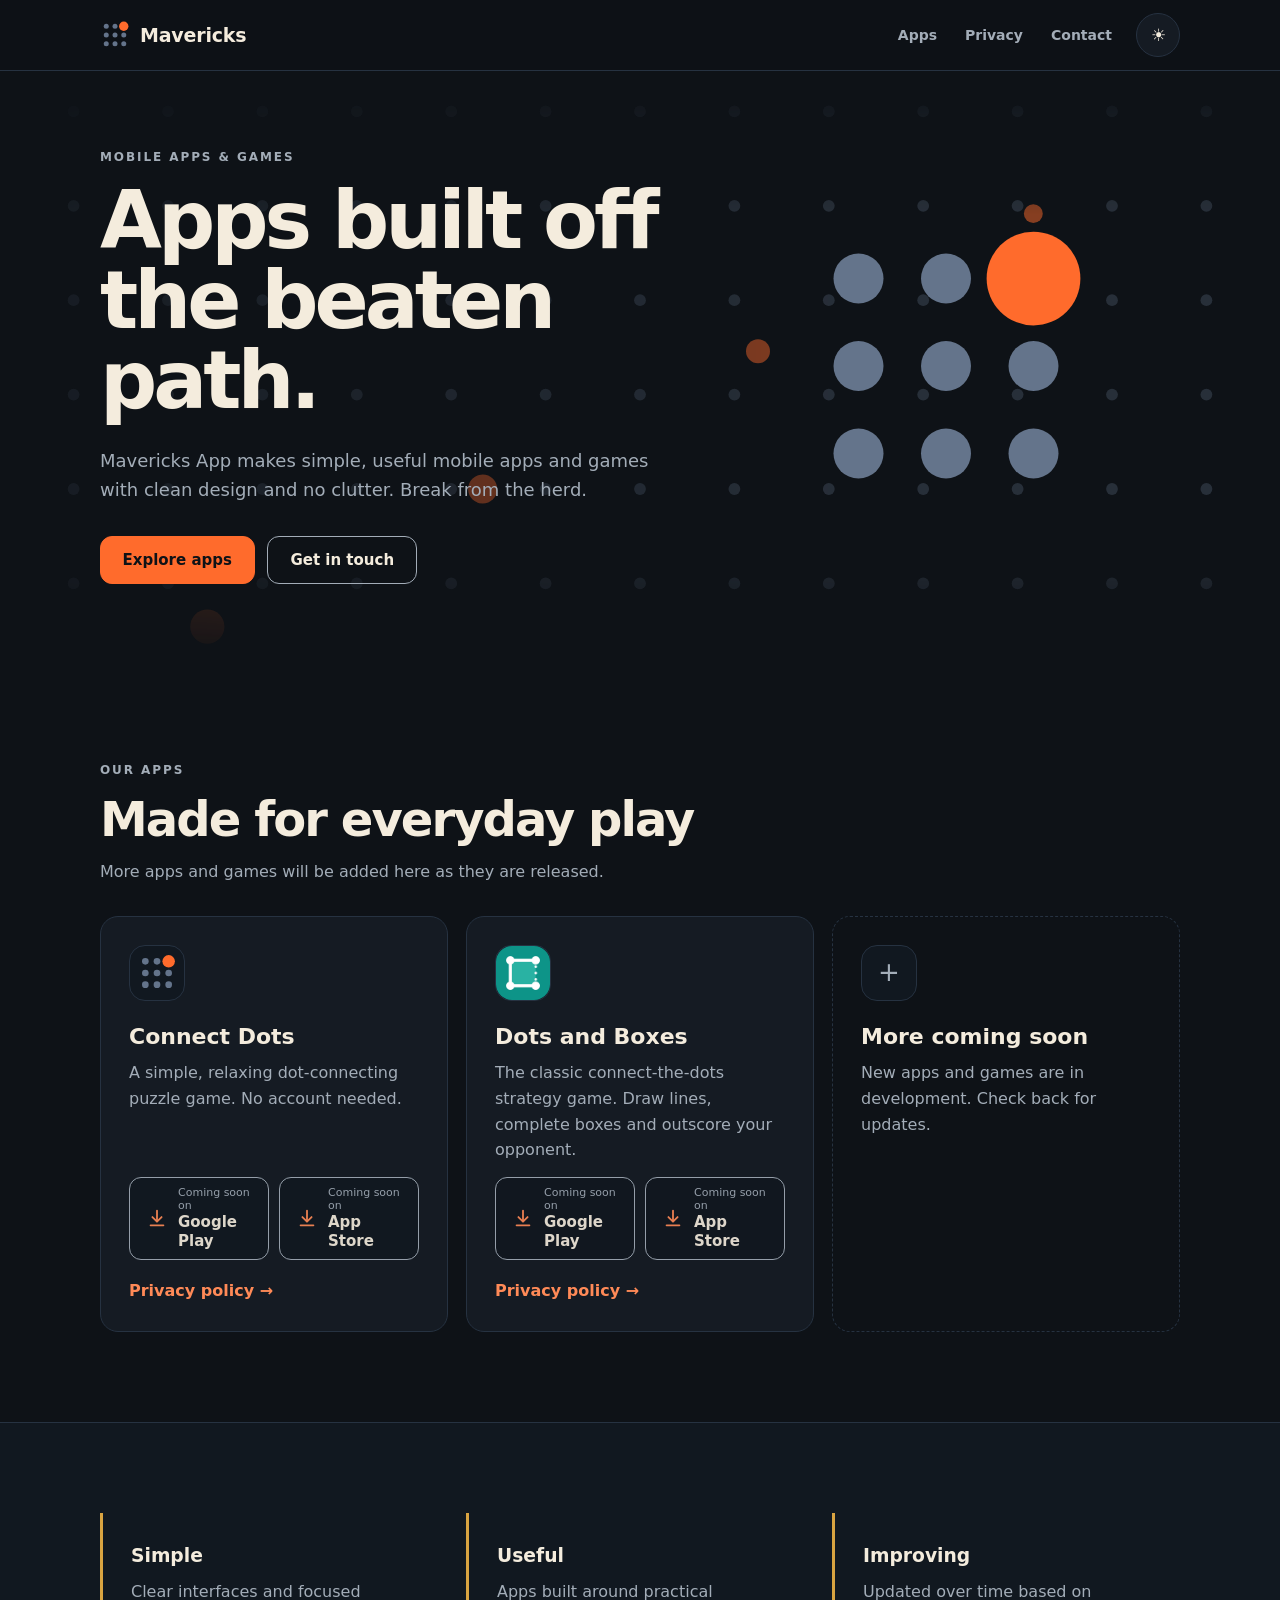
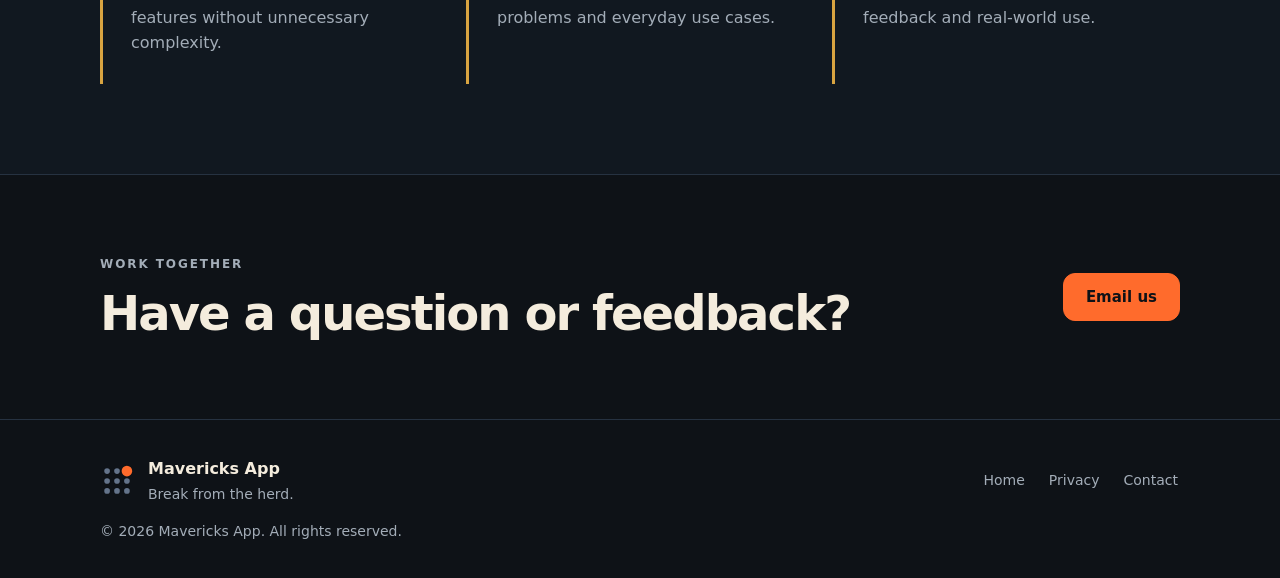
<file: index.html>
<!DOCTYPE html>
<html lang="en">
<head>
  <meta charset="UTF-8">
  <meta name="viewport" content="width=device-width, initial-scale=1.0">
  <title>Mavericks App – Mobile Apps &amp; Games</title>
  <meta name="description" content="Mavericks App makes simple, useful mobile apps and games. Break from the herd.">
  <link rel="canonical" href="https://mavericksapp.github.io/">
  <meta name="color-scheme" content="dark light">
  <meta name="theme-color" content="#0e1217">
  <meta property="og:type" content="website">
  <meta property="og:site_name" content="Mavericks App">
  <meta property="og:title" content="Mavericks App – Mobile Apps &amp; Games">
  <meta property="og:description" content="Mavericks App makes simple, useful mobile apps and games. Break from the herd.">
  <meta property="og:url" content="https://mavericksapp.github.io/">
  <meta property="og:image" content="https://mavericksapp.github.io/assets/images/og-image.png">
  <meta name="twitter:card" content="summary_large_image">
  <link rel="icon" href="assets/images/favicon.svg" type="image/svg+xml">
  <link rel="apple-touch-icon" href="assets/images/apple-touch-icon.png">
  <script>try{if(localStorage.getItem("mavericks-theme")==="light")document.documentElement.setAttribute("data-theme","light")}catch(e){}</script>
  <link rel="stylesheet" href="assets/css/style.css?v=20261008">
</head>
<body>
  <a class="skip-link" href="#main">Skip to content</a>
  <header class="site-header">
    <div class="container nav-wrap">
      <a class="brand" href="index.html" aria-label="Mavericks App home"><svg class="mark" viewBox="0 0 48 48" width="30" height="30" aria-hidden="true" focusable="false"><g class="d"><circle cx="10" cy="10" r="4"/><circle cx="24" cy="10" r="4"/><circle cx="10" cy="24" r="4"/><circle cx="24" cy="24" r="4"/><circle cx="38" cy="24" r="4"/><circle cx="10" cy="38" r="4"/><circle cx="24" cy="38" r="4"/><circle cx="38" cy="38" r="4"/></g><circle class="o" cx="38" cy="10" r="7.5"/></svg><span>Mavericks</span></a>
      <nav class="nav" aria-label="Main navigation">
        <a href="index.html#apps">Apps</a>
        <a href="privacy.html">Privacy</a>
        <a href="contact.html">Contact</a>
        <button class="theme-button" id="themeToggle" type="button" aria-label="Switch to light mode">&#9728;&#xFE0E;</button>
      </nav>
    </div>
  </header>
  <main id="main">
    <section class="hero container">
      <div class="hero-copy">
        <p class="eyebrow">MOBILE APPS &amp; GAMES</p>
        <h1>Apps built off the beaten path.</h1>
        <p class="hero-text">Mavericks App makes simple, useful mobile apps and games with clean design and no clutter. Break from the herd.</p>
        <div class="hero-actions">
          <a class="button primary" href="#apps">Explore apps</a>
          <a class="button secondary" href="contact.html">Get in touch</a>
        </div>
      </div>
      <div class="hero-art" aria-hidden="true"><svg class="mark big" viewBox="0 0 48 48" width="300" height="300" aria-hidden="true" focusable="false"><g class="d"><circle cx="10" cy="10" r="4"/><circle cx="24" cy="10" r="4"/><circle cx="10" cy="24" r="4"/><circle cx="24" cy="24" r="4"/><circle cx="38" cy="24" r="4"/><circle cx="10" cy="38" r="4"/><circle cx="24" cy="38" r="4"/><circle cx="38" cy="38" r="4"/></g><circle class="o" cx="38" cy="10" r="7.5"/></svg></div>
    </section>

    <section class="section container" id="apps" aria-labelledby="apps-title">
      <div class="section-heading">
        <p class="eyebrow">OUR APPS</p>
        <h2 id="apps-title">Made for everyday play</h2>
        <p>More apps and games will be added here as they are released.</p>
      </div>
      <div class="app-grid">
        <article class="app-card">
          <div class="app-icon" aria-hidden="true"><svg class="mark" viewBox="0 0 48 48" width="40" height="40" aria-hidden="true" focusable="false"><g class="d"><circle cx="10" cy="10" r="4"/><circle cx="24" cy="10" r="4"/><circle cx="10" cy="24" r="4"/><circle cx="24" cy="24" r="4"/><circle cx="38" cy="24" r="4"/><circle cx="10" cy="38" r="4"/><circle cx="24" cy="38" r="4"/><circle cx="38" cy="38" r="4"/></g><circle class="o" cx="38" cy="10" r="7.5"/></svg></div>
          <h3>Connect Dots</h3>
          <p>A simple, relaxing dot-connecting puzzle game. No account needed.</p>
          <!-- Store buttons: when live, change each <span> to <a href="STORE_URL" rel="noopener"> (and remove aria-disabled and the "Coming soon" text) -->
          <div class="store-links">
            <span class="store-btn" aria-disabled="true"><svg viewBox="0 0 24 24" width="22" height="22" fill="none" stroke="currentColor" stroke-width="2" stroke-linecap="round" stroke-linejoin="round" aria-hidden="true" focusable="false"><path d="M12 4v11"/><path d="M7 11l5 5 5-5"/><path d="M5 20h14"/></svg><span><small>Coming soon on</small>Google Play</span></span>
            <span class="store-btn" aria-disabled="true"><svg viewBox="0 0 24 24" width="22" height="22" fill="none" stroke="currentColor" stroke-width="2" stroke-linecap="round" stroke-linejoin="round" aria-hidden="true" focusable="false"><path d="M12 4v11"/><path d="M7 11l5 5 5-5"/><path d="M5 20h14"/></svg><span><small>Coming soon on</small>App Store</span></span>
          </div>
          <a class="text-link" href="privacy/connect-dots.html">Privacy policy &rarr;</a>
        </article>
        <article class="app-card">
          <div class="app-icon"><img src="assets/images/apps/dots-and-boxes/icon.png" alt="Dots and Boxes app icon" width="56" height="56" loading="lazy" decoding="async"></div>
          <h3>Dots and Boxes</h3>
          <p>The classic connect-the-dots strategy game. Draw lines, complete boxes and outscore your opponent.</p>
          <!-- Store buttons: when the app is live, change each <span> to <a href="STORE_URL" rel="noopener"> (and remove aria-disabled and the "Coming soon" text) -->
          <div class="store-links">
            <span class="store-btn" aria-disabled="true"><svg viewBox="0 0 24 24" width="22" height="22" fill="none" stroke="currentColor" stroke-width="2" stroke-linecap="round" stroke-linejoin="round" aria-hidden="true" focusable="false"><path d="M12 4v11"/><path d="M7 11l5 5 5-5"/><path d="M5 20h14"/></svg><span><small>Coming soon on</small>Google Play</span></span>
            <span class="store-btn" aria-disabled="true"><svg viewBox="0 0 24 24" width="22" height="22" fill="none" stroke="currentColor" stroke-width="2" stroke-linecap="round" stroke-linejoin="round" aria-hidden="true" focusable="false"><path d="M12 4v11"/><path d="M7 11l5 5 5-5"/><path d="M5 20h14"/></svg><span><small>Coming soon on</small>App Store</span></span>
          </div>
          <a class="text-link" href="privacy/dots-and-boxes.html">Privacy policy &rarr;</a>
        </article>
        <article class="app-card app-soon">
          <div class="app-icon" aria-hidden="true">+</div>
          <h3>More coming soon</h3>
          <p>New apps and games are in development. Check back for updates.</p>
        </article>
      </div>
    </section>

    <section class="section soft-section" aria-labelledby="why-title">
      <div class="container">
        <h2 id="why-title" class="sr-only">Why Mavericks App</h2>
        <div class="feature-grid">
          <article class="feature"><h3>Simple</h3><p>Clear interfaces and focused features without unnecessary complexity.</p></article>
          <article class="feature"><h3>Useful</h3><p>Apps built around practical problems and everyday use cases.</p></article>
          <article class="feature"><h3>Improving</h3><p>Updated over time based on feedback and real-world use.</p></article>
        </div>
      </div>
    </section>

    <section class="contact-strip">
      <div class="container contact-strip-inner">
        <div><p class="eyebrow">WORK TOGETHER</p><h2>Have a question or feedback?</h2></div>
        <a class="button primary" href="mailto:mobileapps.ajinkya@gmail.com">Email us</a>
      </div>
    </section>
  </main>
  <footer class="footer">
    <div class="container footer-inner">
      <div class="footer-brand"><svg class="mark" viewBox="0 0 48 48" width="34" height="34" aria-hidden="true" focusable="false"><g class="d"><circle cx="10" cy="10" r="4"/><circle cx="24" cy="10" r="4"/><circle cx="10" cy="24" r="4"/><circle cx="24" cy="24" r="4"/><circle cx="38" cy="24" r="4"/><circle cx="10" cy="38" r="4"/><circle cx="24" cy="38" r="4"/><circle cx="38" cy="38" r="4"/></g><circle class="o" cx="38" cy="10" r="7.5"/></svg><div><strong>Mavericks App</strong><p>Break from the herd.</p></div></div>
      <div class="footer-links"><a href="index.html">Home</a><a href="privacy.html">Privacy</a><a href="contact.html">Contact</a></div>
      <p class="copyright">&copy; <span id="year">2026</span> Mavericks App. All rights reserved.</p>
    </div>
  </footer>
  <script src="assets/js/main.js?v=20261008"></script>
</body>
</html>
</file>
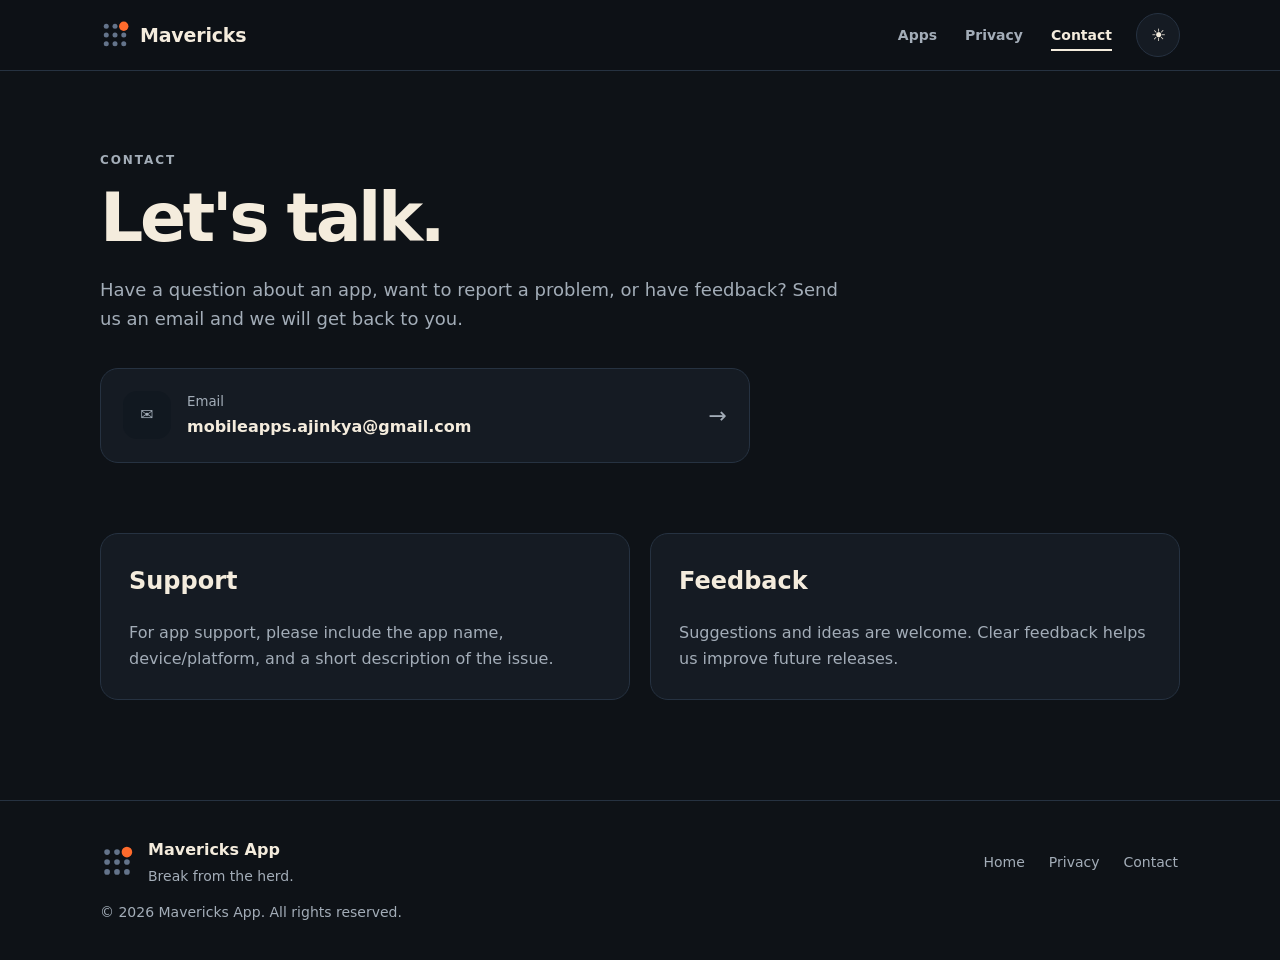
<file: contact.html>
<!DOCTYPE html>
<html lang="en">
<head>
  <meta charset="UTF-8">
  <meta name="viewport" content="width=device-width, initial-scale=1.0">
  <title>Contact | Mavericks App</title>
  <meta name="description" content="Contact Mavericks App for support, feedback or questions about our mobile apps and games.">
  <link rel="canonical" href="https://mavericksapp.github.io/contact.html">
  <meta name="color-scheme" content="dark light">
  <meta name="theme-color" content="#0e1217">
  <meta property="og:type" content="website">
  <meta property="og:site_name" content="Mavericks App">
  <meta property="og:title" content="Contact | Mavericks App">
  <meta property="og:description" content="Contact Mavericks App for support, feedback or questions about our mobile apps and games.">
  <meta property="og:url" content="https://mavericksapp.github.io/contact.html">
  <meta property="og:image" content="https://mavericksapp.github.io/assets/images/og-image.png">
  <meta name="twitter:card" content="summary_large_image">
  <link rel="icon" href="assets/images/favicon.svg" type="image/svg+xml">
  <link rel="apple-touch-icon" href="assets/images/apple-touch-icon.png">
  <script>try{if(localStorage.getItem("mavericks-theme")==="light")document.documentElement.setAttribute("data-theme","light")}catch(e){}</script>
  <link rel="stylesheet" href="assets/css/style.css?v=20261008">
</head>
<body>
  <a class="skip-link" href="#main">Skip to content</a>
  <header class="site-header">
    <div class="container nav-wrap">
      <a class="brand" href="index.html" aria-label="Mavericks App home"><svg class="mark" viewBox="0 0 48 48" width="30" height="30" aria-hidden="true" focusable="false"><g class="d"><circle cx="10" cy="10" r="4"/><circle cx="24" cy="10" r="4"/><circle cx="10" cy="24" r="4"/><circle cx="24" cy="24" r="4"/><circle cx="38" cy="24" r="4"/><circle cx="10" cy="38" r="4"/><circle cx="24" cy="38" r="4"/><circle cx="38" cy="38" r="4"/></g><circle class="o" cx="38" cy="10" r="7.5"/></svg><span>Mavericks</span></a>
      <nav class="nav" aria-label="Main navigation">
        <a href="index.html#apps">Apps</a>
        <a href="privacy.html">Privacy</a>
        <a href="contact.html" aria-current="page">Contact</a>
        <button class="theme-button" id="themeToggle" type="button" aria-label="Switch to light mode">&#9728;&#xFE0E;</button>
      </nav>
    </div>
  </header>
  <main id="main" class="contact-page container">
    <section class="contact-hero">
      <p class="eyebrow">CONTACT</p>
      <h1>Let's talk.</h1>
      <p>Have a question about an app, want to report a problem, or have feedback? Send us an email and we will get back to you.</p>
      <a class="email-card" href="mailto:mobileapps.ajinkya@gmail.com">
        <span class="email-icon" aria-hidden="true">&#9993;</span>
        <span><small>Email</small><strong>mobileapps.ajinkya@gmail.com</strong></span>
        <span class="arrow" aria-hidden="true">&rarr;</span>
      </a>
    </section>
    <section class="contact-info-grid">
      <div><h2>Support</h2><p>For app support, please include the app name, device/platform, and a short description of the issue.</p></div>
      <div><h2>Feedback</h2><p>Suggestions and ideas are welcome. Clear feedback helps us improve future releases.</p></div>
    </section>
  </main>
  <footer class="footer">
    <div class="container footer-inner">
      <div class="footer-brand"><svg class="mark" viewBox="0 0 48 48" width="34" height="34" aria-hidden="true" focusable="false"><g class="d"><circle cx="10" cy="10" r="4"/><circle cx="24" cy="10" r="4"/><circle cx="10" cy="24" r="4"/><circle cx="24" cy="24" r="4"/><circle cx="38" cy="24" r="4"/><circle cx="10" cy="38" r="4"/><circle cx="24" cy="38" r="4"/><circle cx="38" cy="38" r="4"/></g><circle class="o" cx="38" cy="10" r="7.5"/></svg><div><strong>Mavericks App</strong><p>Break from the herd.</p></div></div>
      <div class="footer-links"><a href="index.html">Home</a><a href="privacy.html">Privacy</a><a href="contact.html">Contact</a></div>
      <p class="copyright">&copy; <span id="year">2026</span> Mavericks App. All rights reserved.</p>
    </div>
  </footer>
  <script src="assets/js/main.js?v=20261008"></script>
</body>
</html>
</file>
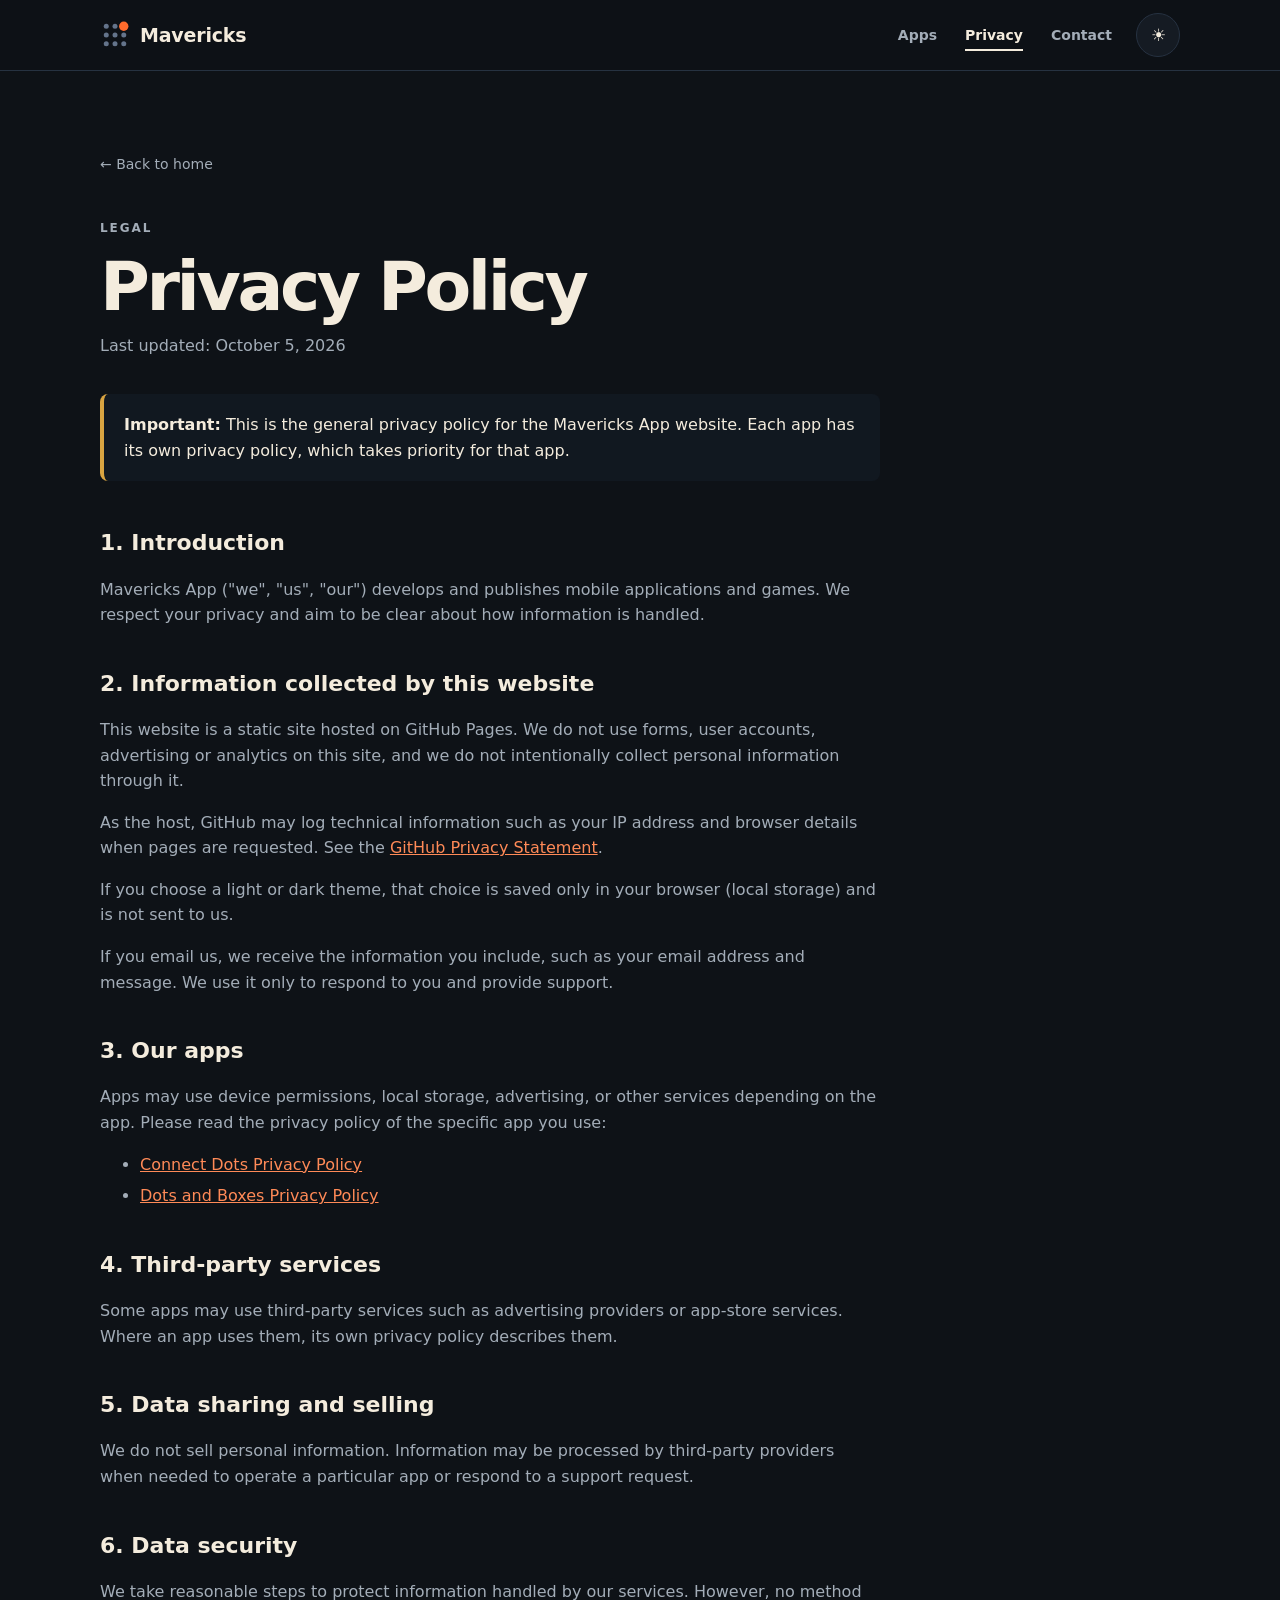
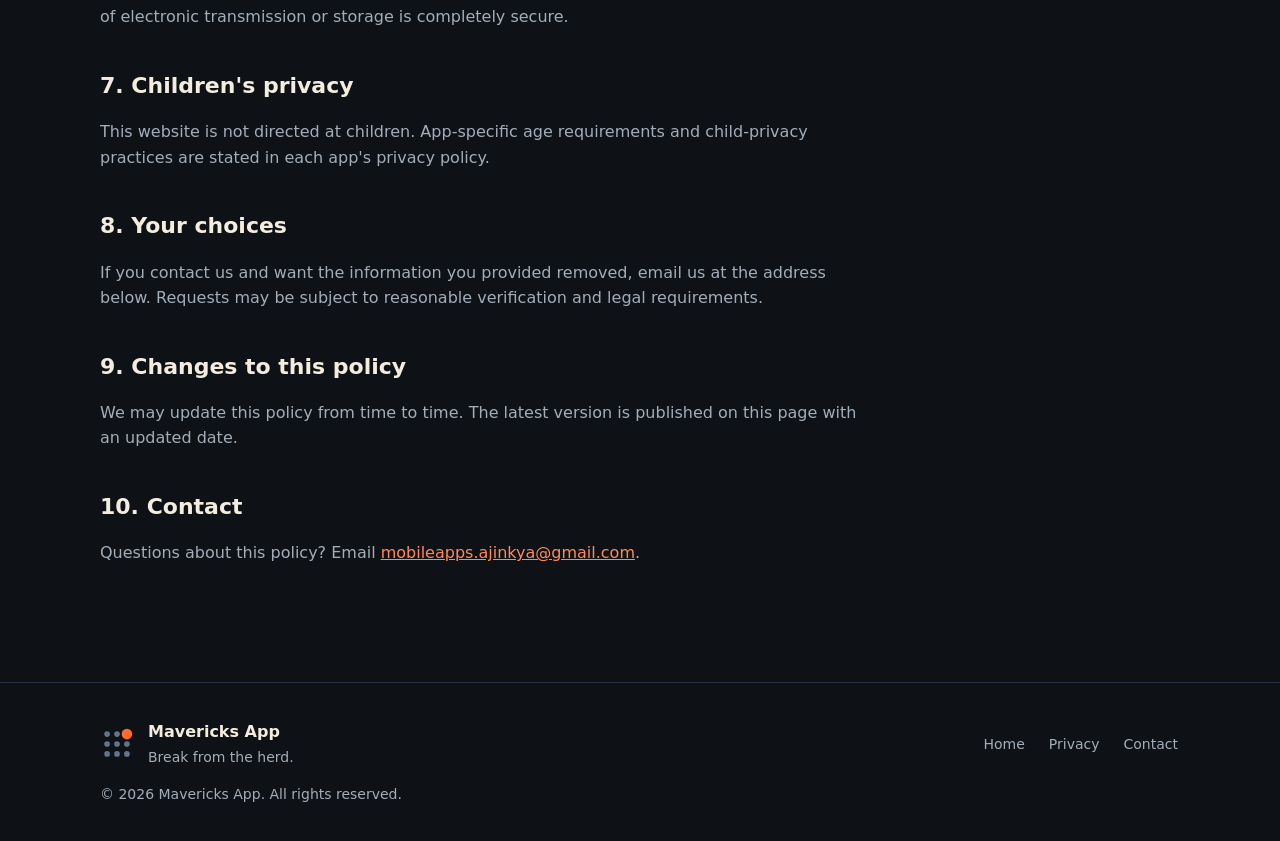
<file: privacy.html>
<!DOCTYPE html>
<html lang="en">
<head>
  <meta charset="UTF-8">
  <meta name="viewport" content="width=device-width, initial-scale=1.0">
  <title>Privacy Policy | Mavericks App</title>
  <meta name="description" content="Privacy policy for the Mavericks App website, with links to each app's own policy.">
  <link rel="canonical" href="https://mavericksapp.github.io/privacy.html">
  <meta name="color-scheme" content="dark light">
  <meta name="theme-color" content="#0e1217">
  <meta property="og:type" content="website">
  <meta property="og:site_name" content="Mavericks App">
  <meta property="og:title" content="Privacy Policy | Mavericks App">
  <meta property="og:description" content="Privacy policy for the Mavericks App website, with links to each app's own policy.">
  <meta property="og:url" content="https://mavericksapp.github.io/privacy.html">
  <meta property="og:image" content="https://mavericksapp.github.io/assets/images/og-image.png">
  <meta name="twitter:card" content="summary_large_image">
  <link rel="icon" href="assets/images/favicon.svg" type="image/svg+xml">
  <link rel="apple-touch-icon" href="assets/images/apple-touch-icon.png">
  <script>try{if(localStorage.getItem("mavericks-theme")==="light")document.documentElement.setAttribute("data-theme","light")}catch(e){}</script>
  <link rel="stylesheet" href="assets/css/style.css?v=20261008">
</head>
<body>
  <a class="skip-link" href="#main">Skip to content</a>
  <header class="site-header">
    <div class="container nav-wrap">
      <a class="brand" href="index.html" aria-label="Mavericks App home"><svg class="mark" viewBox="0 0 48 48" width="30" height="30" aria-hidden="true" focusable="false"><g class="d"><circle cx="10" cy="10" r="4"/><circle cx="24" cy="10" r="4"/><circle cx="10" cy="24" r="4"/><circle cx="24" cy="24" r="4"/><circle cx="38" cy="24" r="4"/><circle cx="10" cy="38" r="4"/><circle cx="24" cy="38" r="4"/><circle cx="38" cy="38" r="4"/></g><circle class="o" cx="38" cy="10" r="7.5"/></svg><span>Mavericks</span></a>
      <nav class="nav" aria-label="Main navigation">
        <a href="index.html#apps">Apps</a>
        <a href="privacy.html" aria-current="page">Privacy</a>
        <a href="contact.html">Contact</a>
        <button class="theme-button" id="themeToggle" type="button" aria-label="Switch to light mode">&#9728;&#xFE0E;</button>
      </nav>
    </div>
  </header>
  <main id="main" class="legal-page container">
    <a class="back-link" href="index.html">&larr; Back to home</a>
    <p class="eyebrow">LEGAL</p>
    <h1>Privacy Policy</h1>
    <p class="updated">Last updated: October 5, 2026</p>
    <div class="notice"><strong>Important:</strong> This is the general privacy policy for the Mavericks App website. Each app has its own privacy policy, which takes priority for that app.</div>
    <article class="legal-content">
      <h2>1. Introduction</h2>
      <p>Mavericks App ("we", "us", "our") develops and publishes mobile applications and games. We respect your privacy and aim to be clear about how information is handled.</p>
      <h2>2. Information collected by this website</h2>
      <p>This website is a static site hosted on GitHub Pages. We do not use forms, user accounts, advertising or analytics on this site, and we do not intentionally collect personal information through it.</p>
      <p>As the host, GitHub may log technical information such as your IP address and browser details when pages are requested. See the <a href="https://docs.github.com/site-policy/privacy-policies/github-general-privacy-statement" rel="noopener">GitHub Privacy Statement</a>.</p>
      <p>If you choose a light or dark theme, that choice is saved only in your browser (local storage) and is not sent to us.</p>
      <p>If you email us, we receive the information you include, such as your email address and message. We use it only to respond to you and provide support.</p>
      <h2>3. Our apps</h2>
      <p>Apps may use device permissions, local storage, advertising, or other services depending on the app. Please read the privacy policy of the specific app you use:</p>
      <ul><li><a href="privacy/connect-dots.html">Connect Dots Privacy Policy</a></li><li><a href="privacy/dots-and-boxes.html">Dots and Boxes Privacy Policy</a></li></ul>
      <h2>4. Third-party services</h2>
      <p>Some apps may use third-party services such as advertising providers or app-store services. Where an app uses them, its own privacy policy describes them.</p>
      <h2>5. Data sharing and selling</h2>
      <p>We do not sell personal information. Information may be processed by third-party providers when needed to operate a particular app or respond to a support request.</p>
      <h2>6. Data security</h2>
      <p>We take reasonable steps to protect information handled by our services. However, no method of electronic transmission or storage is completely secure.</p>
      <h2>7. Children's privacy</h2>
      <p>This website is not directed at children. App-specific age requirements and child-privacy practices are stated in each app's privacy policy.</p>
      <h2>8. Your choices</h2>
      <p>If you contact us and want the information you provided removed, email us at the address below. Requests may be subject to reasonable verification and legal requirements.</p>
      <h2>9. Changes to this policy</h2>
      <p>We may update this policy from time to time. The latest version is published on this page with an updated date.</p>
      <h2>10. Contact</h2>
      <p>Questions about this policy? Email <a href="mailto:mobileapps.ajinkya@gmail.com">mobileapps.ajinkya@gmail.com</a>.</p>
    </article>
  </main>
  <footer class="footer">
    <div class="container footer-inner">
      <div class="footer-brand"><svg class="mark" viewBox="0 0 48 48" width="34" height="34" aria-hidden="true" focusable="false"><g class="d"><circle cx="10" cy="10" r="4"/><circle cx="24" cy="10" r="4"/><circle cx="10" cy="24" r="4"/><circle cx="24" cy="24" r="4"/><circle cx="38" cy="24" r="4"/><circle cx="10" cy="38" r="4"/><circle cx="24" cy="38" r="4"/><circle cx="38" cy="38" r="4"/></g><circle class="o" cx="38" cy="10" r="7.5"/></svg><div><strong>Mavericks App</strong><p>Break from the herd.</p></div></div>
      <div class="footer-links"><a href="index.html">Home</a><a href="privacy.html">Privacy</a><a href="contact.html">Contact</a></div>
      <p class="copyright">&copy; <span id="year">2026</span> Mavericks App. All rights reserved.</p>
    </div>
  </footer>
  <script src="assets/js/main.js?v=20261008"></script>
</body>
</html>
</file>
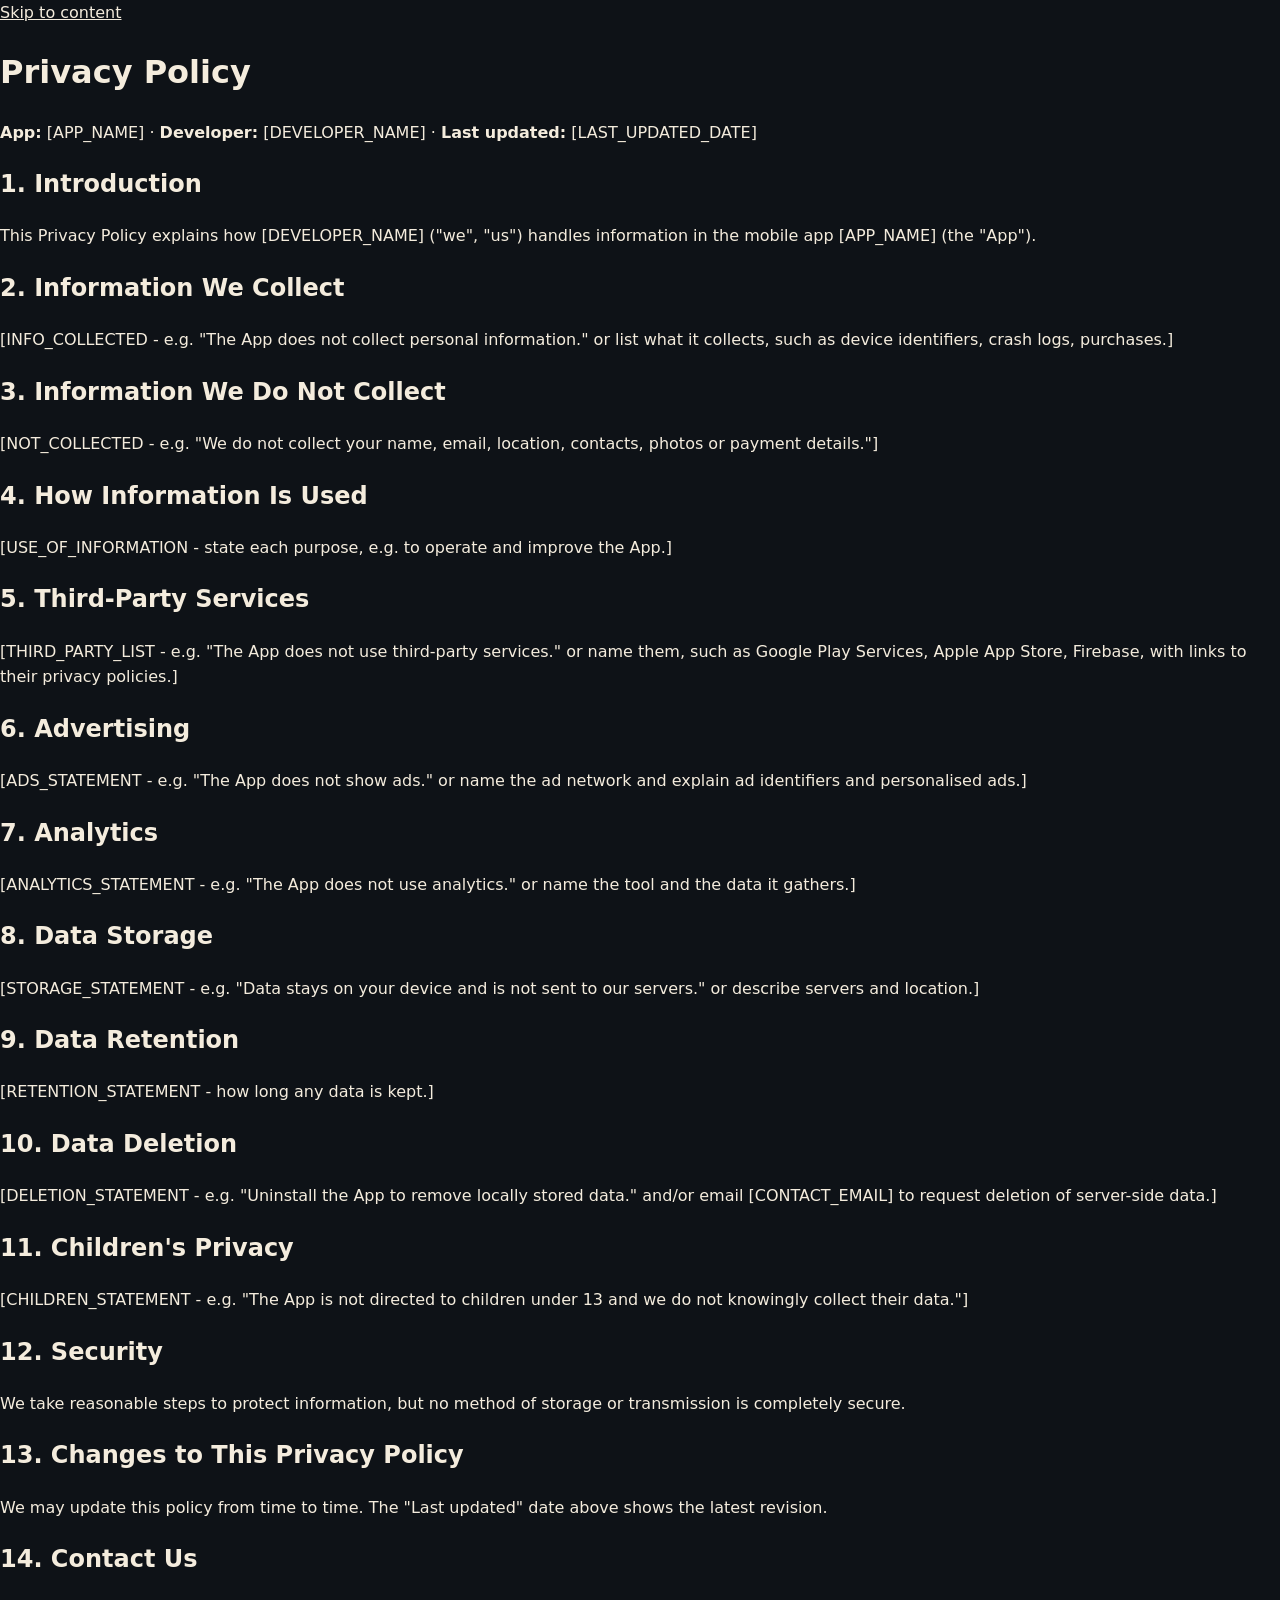
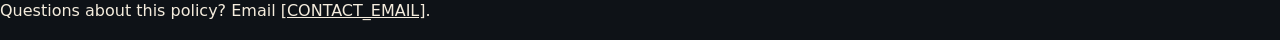
<file: privacy/_template.html>
<!DOCTYPE html>
<html lang="en">
<head>
<meta charset="utf-8">
<meta name="viewport" content="width=device-width, initial-scale=1">
<title>[APP_NAME] Privacy Policy - Maverik Apps</title>
<meta name="description" content="Privacy policy for [APP_NAME] by Maverik Apps.">
<meta name="keywords" content="mobile apps, Android apps, iOS apps, Flutter, Maverik Apps">
<meta property="og:type" content="website">
<meta property="og:title" content="[APP_NAME] Privacy Policy - Maverik Apps">
<meta property="og:description" content="Privacy policy for [APP_NAME] by Maverik Apps.">
<meta property="og:url" content="https://maverickapps.github.io/privacy/[APP_ID].html">
<meta property="og:image" content="https://maverickapps.github.io/assets/images/logo.png">
<link rel="icon" href="../assets/images/logo.png">
<link rel="stylesheet" href="../assets/css/style.css?v=20261008">
</head>
<body data-root="../" data-page="privacy">
<a class="skip" href="#main">Skip to content</a>
<header id="site-header"></header>
<main id="main" class="wrap narrow policy">
<h1>Privacy Policy</h1>
<p><strong>App:</strong> [APP_NAME] &middot; <strong>Developer:</strong> [DEVELOPER_NAME] &middot; <strong>Last updated:</strong> [LAST_UPDATED_DATE]</p>
<!-- HOW TO EDIT: replace every [BRACKETED] item below to match what the app REALLY does. Do not publish with brackets left in. -->
<h2>1. Introduction</h2>
<p>This Privacy Policy explains how [DEVELOPER_NAME] ("we", "us") handles information in the mobile app [APP_NAME] (the "App").</p>
<h2>2. Information We Collect</h2>
<p>[INFO_COLLECTED - e.g. "The App does not collect personal information." or list what it collects, such as device identifiers, crash logs, purchases.]</p>
<h2>3. Information We Do Not Collect</h2>
<p>[NOT_COLLECTED - e.g. "We do not collect your name, email, location, contacts, photos or payment details."]</p>
<h2>4. How Information Is Used</h2>
<p>[USE_OF_INFORMATION - state each purpose, e.g. to operate and improve the App.]</p>
<h2>5. Third-Party Services</h2>
<p>[THIRD_PARTY_LIST - e.g. "The App does not use third-party services." or name them, such as Google Play Services, Apple App Store, Firebase, with links to their privacy policies.]</p>
<h2>6. Advertising</h2>
<p>[ADS_STATEMENT - e.g. "The App does not show ads." or name the ad network and explain ad identifiers and personalised ads.]</p>
<h2>7. Analytics</h2>
<p>[ANALYTICS_STATEMENT - e.g. "The App does not use analytics." or name the tool and the data it gathers.]</p>
<h2>8. Data Storage</h2>
<p>[STORAGE_STATEMENT - e.g. "Data stays on your device and is not sent to our servers." or describe servers and location.]</p>
<h2>9. Data Retention</h2>
<p>[RETENTION_STATEMENT - how long any data is kept.]</p>
<h2>10. Data Deletion</h2>
<p>[DELETION_STATEMENT - e.g. "Uninstall the App to remove locally stored data." and/or email [CONTACT_EMAIL] to request deletion of server-side data.]</p>
<h2>11. Children's Privacy</h2>
<p>[CHILDREN_STATEMENT - e.g. "The App is not directed to children under 13 and we do not knowingly collect their data."]</p>
<h2>12. Security</h2>
<p>We take reasonable steps to protect information, but no method of storage or transmission is completely secure.</p>
<h2>13. Changes to This Privacy Policy</h2>
<p>We may update this policy from time to time. The "Last updated" date above shows the latest revision.</p>
<h2>14. Contact Us</h2>
<p>Questions about this policy? Email <a href="mailto:[CONTACT_EMAIL]">[CONTACT_EMAIL]</a>.</p>
</main>
<footer id="site-footer"></footer>
<script src="../assets/js/apps-data.js"></script>
<script src="../assets/js/main.js?v=20261008"></script>
</body>
</html>
</file>
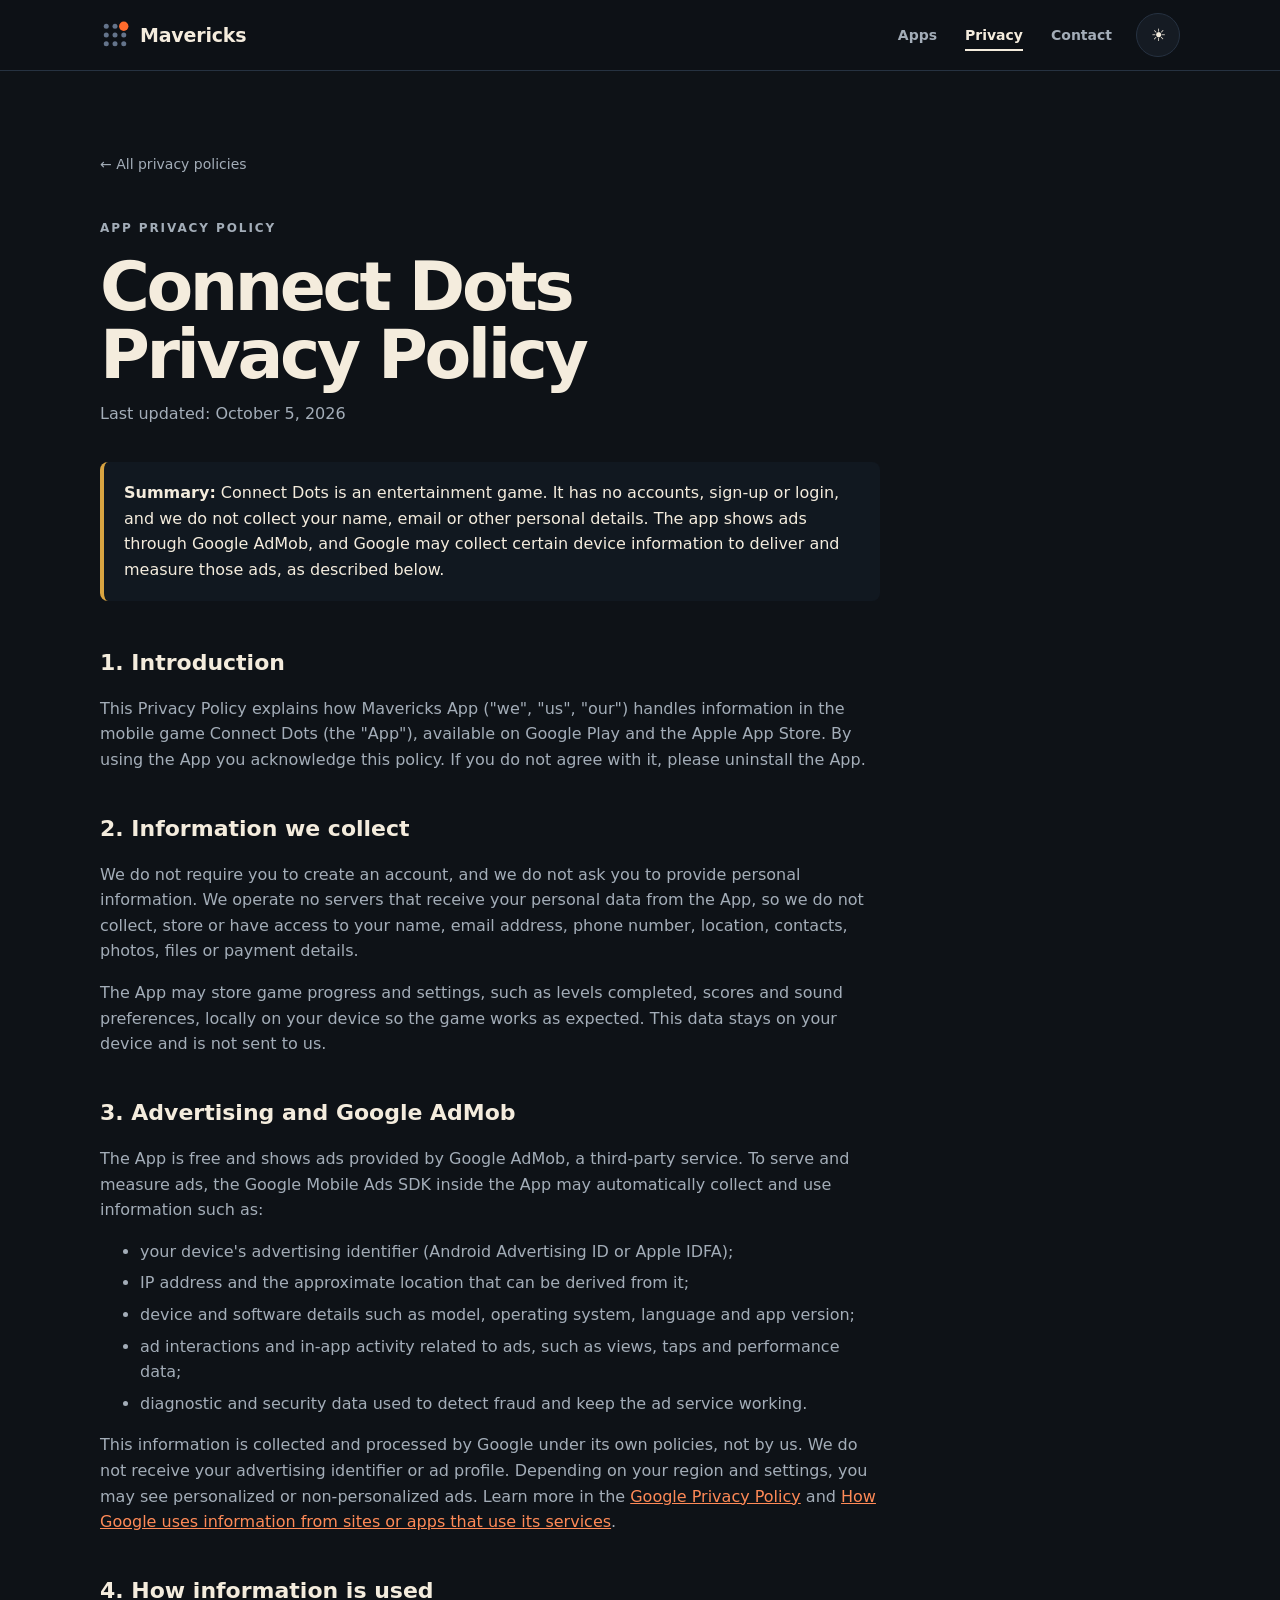
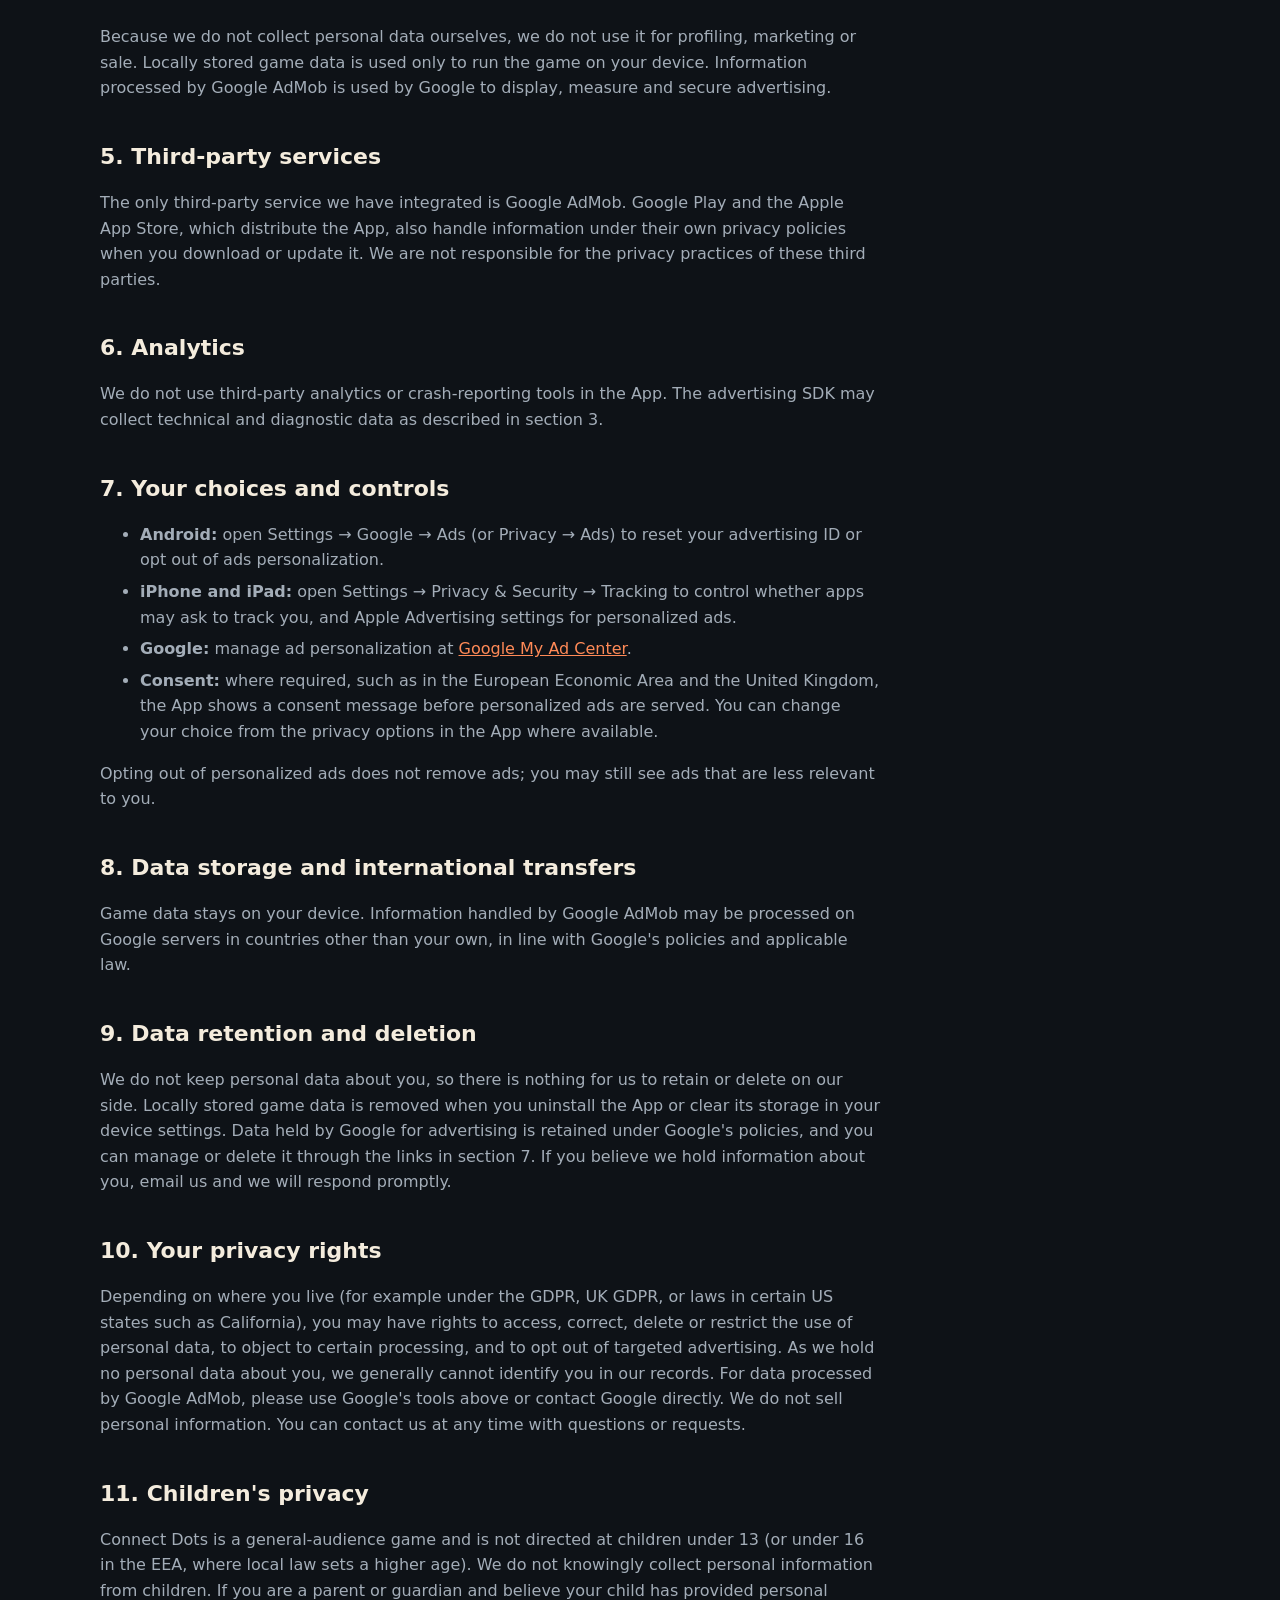
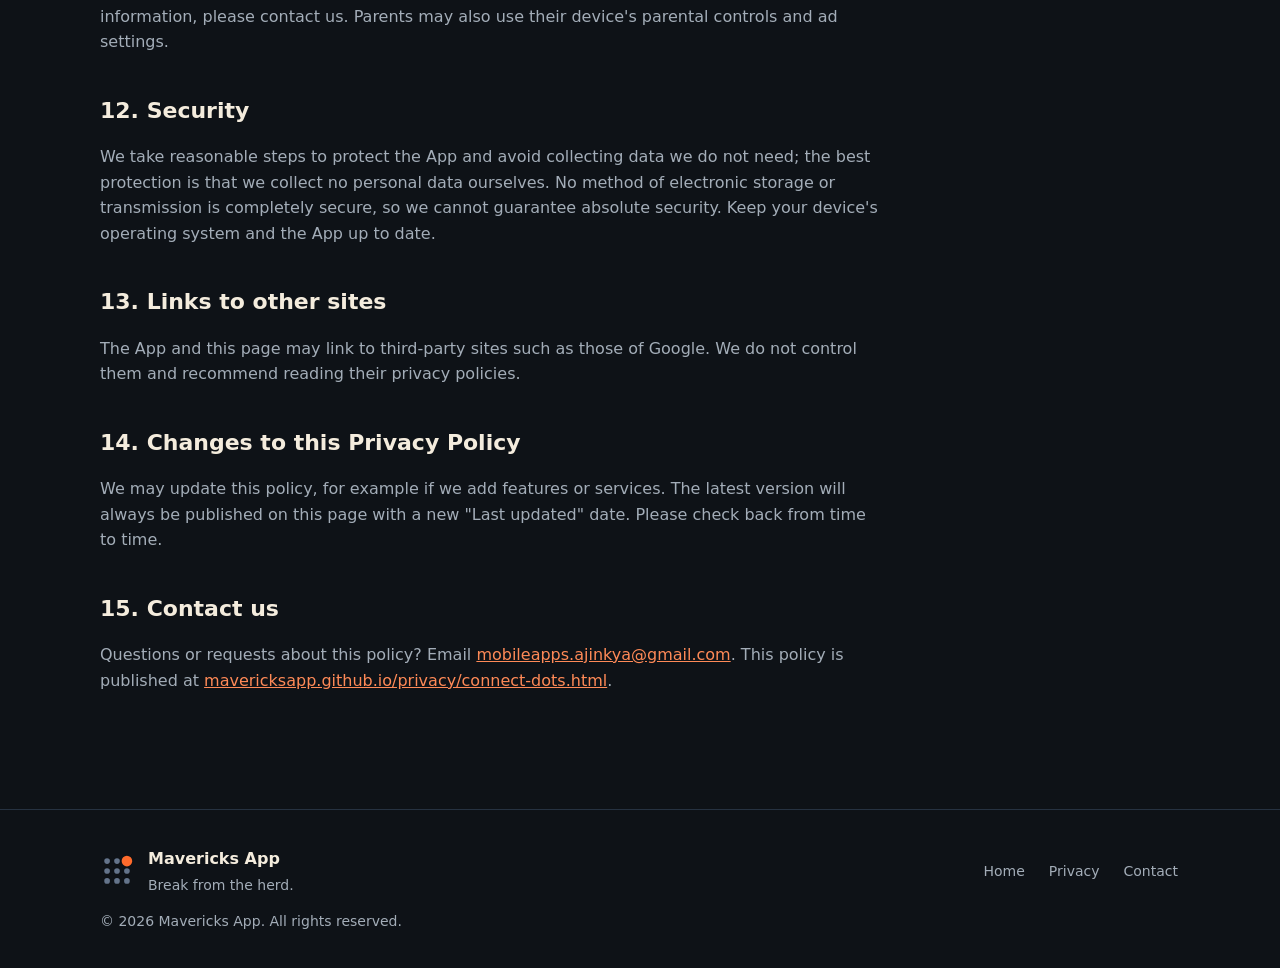
<file: privacy/connect-dots.html>
<!DOCTYPE html>
<html lang="en">
<head>
  <meta charset="UTF-8">
  <meta name="viewport" content="width=device-width, initial-scale=1.0">
  <title>Connect Dots Privacy Policy | Mavericks App</title>
  <meta name="description" content="Privacy policy for Connect Dots, a simple puzzle game by Mavericks App. No account required; ads are served by Google AdMob.">
  <link rel="canonical" href="https://mavericksapp.github.io/privacy/connect-dots.html">
  <meta name="color-scheme" content="dark light">
  <meta name="theme-color" content="#0e1217">
  <meta property="og:type" content="website">
  <meta property="og:site_name" content="Mavericks App">
  <meta property="og:title" content="Connect Dots Privacy Policy | Mavericks App">
  <meta property="og:description" content="Privacy policy for Connect Dots, a simple puzzle game by Mavericks App. No account required; ads are served by Google AdMob.">
  <meta property="og:url" content="https://mavericksapp.github.io/privacy/connect-dots.html">
  <meta property="og:image" content="https://mavericksapp.github.io/assets/images/og-image.png">
  <meta name="twitter:card" content="summary_large_image">
  <link rel="icon" href="../assets/images/favicon.svg" type="image/svg+xml">
  <link rel="apple-touch-icon" href="../assets/images/apple-touch-icon.png">
  <script>try{if(localStorage.getItem("mavericks-theme")==="light")document.documentElement.setAttribute("data-theme","light")}catch(e){}</script>
  <link rel="stylesheet" href="../assets/css/style.css?v=20261008">
</head>
<body>
  <a class="skip-link" href="#main">Skip to content</a>
  <header class="site-header">
    <div class="container nav-wrap">
      <a class="brand" href="../index.html" aria-label="Mavericks App home"><svg class="mark" viewBox="0 0 48 48" width="30" height="30" aria-hidden="true" focusable="false"><g class="d"><circle cx="10" cy="10" r="4"/><circle cx="24" cy="10" r="4"/><circle cx="10" cy="24" r="4"/><circle cx="24" cy="24" r="4"/><circle cx="38" cy="24" r="4"/><circle cx="10" cy="38" r="4"/><circle cx="24" cy="38" r="4"/><circle cx="38" cy="38" r="4"/></g><circle class="o" cx="38" cy="10" r="7.5"/></svg><span>Mavericks</span></a>
      <nav class="nav" aria-label="Main navigation">
        <a href="../index.html#apps">Apps</a>
        <a href="../privacy.html" aria-current="page">Privacy</a>
        <a href="../contact.html">Contact</a>
        <button class="theme-button" id="themeToggle" type="button" aria-label="Switch to light mode">&#9728;&#xFE0E;</button>
      </nav>
    </div>
  </header>
  <main id="main" class="legal-page container">
    <a class="back-link" href="../privacy.html">← All privacy policies</a>
    <p class="eyebrow">APP PRIVACY POLICY</p>
    <h1>Connect Dots<br>Privacy Policy</h1>
    <p class="updated">Last updated: October 5, 2026</p>

    <div class="notice">
      <strong>Summary:</strong> Connect Dots is an entertainment game. It has no accounts, sign-up or login, and we do
      not collect your name, email or other personal details. The app shows ads through Google AdMob, and Google may
      collect certain device information to deliver and measure those ads, as described below.
    </div>

    <article class="legal-content">
      <h2>1. Introduction</h2>
      <p>
        This Privacy Policy explains how Mavericks App ("we", "us", "our") handles information in the mobile game
        Connect Dots (the "App"), available on Google Play and the Apple App Store. By using the App you
        acknowledge this policy. If you do not agree with it, please uninstall the App.
      </p>

      <h2>2. Information we collect</h2>
      <p>
        We do not require you to create an account, and we do not ask you to provide personal information. We operate
        no servers that receive your personal data from the App, so we do not collect, store or have access to your name,
        email address, phone number, location, contacts, photos, files or payment details.
      </p>
      <p>
        The App may store game progress and settings, such as levels completed, scores and sound preferences, locally on
        your device so the game works as expected. This data stays on your device and is not sent to us.
      </p>

      <h2>3. Advertising and Google AdMob</h2>
      <p>
        The App is free and shows ads provided by Google AdMob, a third-party service. To serve and measure ads, the
        Google Mobile Ads SDK inside the App may automatically collect and use information such as:
      </p>
      <ul>
        <li>your device's advertising identifier (Android Advertising ID or Apple IDFA);</li>
        <li>IP address and the approximate location that can be derived from it;</li>
        <li>device and software details such as model, operating system, language and app version;</li>
        <li>ad interactions and in-app activity related to ads, such as views, taps and performance data;</li>
        <li>diagnostic and security data used to detect fraud and keep the ad service working.</li>
      </ul>
      <p>
        This information is collected and processed by Google under its own policies, not by us. We do not receive
        your advertising identifier or ad profile. Depending on your region and settings, you may see personalized or
        non-personalized ads. Learn more in the
        <a href="https://policies.google.com/privacy" rel="noopener">Google Privacy Policy</a> and
        <a href="https://policies.google.com/technologies/partner-sites" rel="noopener">How Google uses information from
        sites or apps that use its services</a>.
      </p>

      <h2>4. How information is used</h2>
      <p>
        Because we do not collect personal data ourselves, we do not use it for profiling, marketing or sale. Locally
        stored game data is used only to run the game on your device. Information processed by Google AdMob is used by
        Google to display, measure and secure advertising.
      </p>

      <h2>5. Third-party services</h2>
      <p>
        The only third-party service we have integrated is Google AdMob. Google Play and the Apple App Store, which
        distribute the App, also handle information under their own privacy policies when you download or update it.
        We are not responsible for the privacy practices of these third parties.
      </p>

      <h2>6. Analytics</h2>
      <p>
        We do not use third-party analytics or crash-reporting tools in the App. The advertising SDK may collect
        technical and diagnostic data as described in section 3.
      </p>

      <h2>7. Your choices and controls</h2>
      <ul>
        <li><strong>Android:</strong> open Settings → Google → Ads (or Privacy → Ads) to reset your advertising ID or
          opt out of ads personalization.</li>
        <li><strong>iPhone and iPad:</strong> open Settings → Privacy &amp; Security → Tracking to control whether apps
          may ask to track you, and Apple Advertising settings for personalized ads.</li>
        <li><strong>Google:</strong> manage ad personalization at
          <a href="https://myadcenter.google.com/" rel="noopener">Google My Ad Center</a>.</li>
        <li><strong>Consent:</strong> where required, such as in the European Economic Area and the United Kingdom,
          the App shows a consent message before personalized ads are served. You can change your choice from the
          privacy options in the App where available.</li>
      </ul>
      <p>
        Opting out of personalized ads does not remove ads; you may still see ads that are less relevant to you.
      </p>

      <h2>8. Data storage and international transfers</h2>
      <p>
        Game data stays on your device. Information handled by Google AdMob may be processed on Google servers in
        countries other than your own, in line with Google's policies and applicable law.
      </p>

      <h2>9. Data retention and deletion</h2>
      <p>
        We do not keep personal data about you, so there is nothing for us to retain or delete on our side. Locally
        stored game data is removed when you uninstall the App or clear its storage in your device settings. Data held
        by Google for advertising is retained under Google's policies, and you can manage or delete it through the
        links in section 7. If you believe we hold information about you, email us and we will respond promptly.
      </p>

      <h2>10. Your privacy rights</h2>
      <p>
        Depending on where you live (for example under the GDPR, UK GDPR, or laws in certain US states such as
        California), you may have rights to access, correct, delete or restrict the use of personal data, to object to
        certain processing, and to opt out of targeted advertising. As we hold no personal data about you, we generally
        cannot identify you in our records. For data processed by Google AdMob, please use Google's tools above or
        contact Google directly. We do not sell personal information. You can contact us at any time with questions
        or requests.
      </p>

      <h2>11. Children's privacy</h2>
      <p>
        Connect Dots is a general-audience game and is not directed at children under 13 (or under 16 in the EEA, where
        local law sets a higher age). We do not knowingly collect personal information from children. If you are a
        parent or guardian and believe your child has provided personal information, please contact us. Parents may also
        use their device's parental controls and ad settings.
      </p>

      <h2>12. Security</h2>
      <p>
        We take reasonable steps to protect the App and avoid collecting data we do not need; the best protection is
        that we collect no personal data ourselves. No method of electronic storage or transmission is completely
        secure, so we cannot guarantee absolute security. Keep your device's operating system and the App up to date.
      </p>

      <h2>13. Links to other sites</h2>
      <p>
        The App and this page may link to third-party sites such as those of Google. We do not control them and
        recommend reading their privacy policies.
      </p>

      <h2>14. Changes to this Privacy Policy</h2>
      <p>
        We may update this policy, for example if we add features or services. The latest version will always be
        published on this page with a new "Last updated" date. Please check back from time to time.
      </p>

      <h2>15. Contact us</h2>
      <p>
        Questions or requests about this policy? Email
        <a href="mailto:mobileapps.ajinkya@gmail.com">mobileapps.ajinkya@gmail.com</a>.
        This policy is published at
        <a href="https://mavericksapp.github.io/privacy/connect-dots.html">mavericksapp.github.io/privacy/connect-dots.html</a>.
      </p>
    </article>
  </main>
  <footer class="footer">
    <div class="container footer-inner">
      <div class="footer-brand"><svg class="mark" viewBox="0 0 48 48" width="34" height="34" aria-hidden="true" focusable="false"><g class="d"><circle cx="10" cy="10" r="4"/><circle cx="24" cy="10" r="4"/><circle cx="10" cy="24" r="4"/><circle cx="24" cy="24" r="4"/><circle cx="38" cy="24" r="4"/><circle cx="10" cy="38" r="4"/><circle cx="24" cy="38" r="4"/><circle cx="38" cy="38" r="4"/></g><circle class="o" cx="38" cy="10" r="7.5"/></svg><div><strong>Mavericks App</strong><p>Break from the herd.</p></div></div>
      <div class="footer-links"><a href="../index.html">Home</a><a href="../privacy.html">Privacy</a><a href="../contact.html">Contact</a></div>
      <p class="copyright">&copy; <span id="year">2026</span> Mavericks App. All rights reserved.</p>
    </div>
  </footer>
  <script src="../assets/js/main.js?v=20261008"></script>
</body>
</html>
</file>
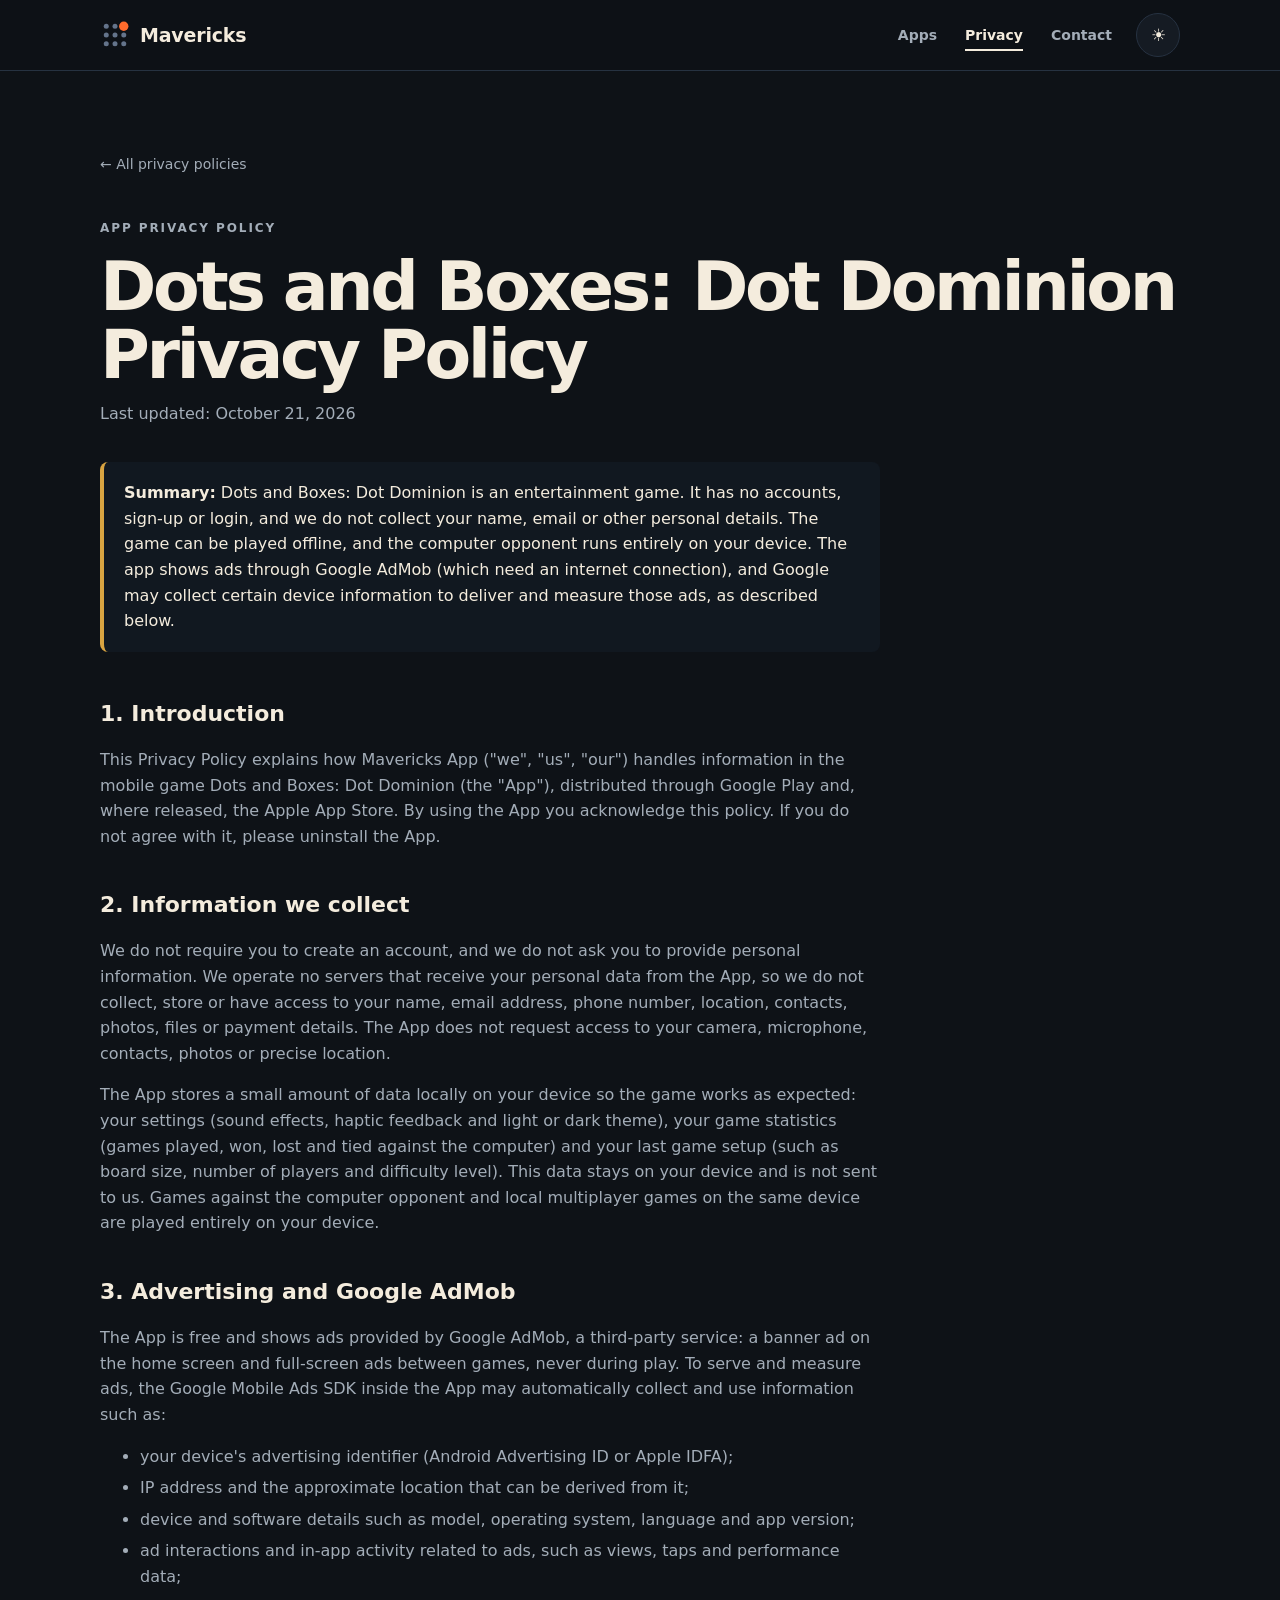
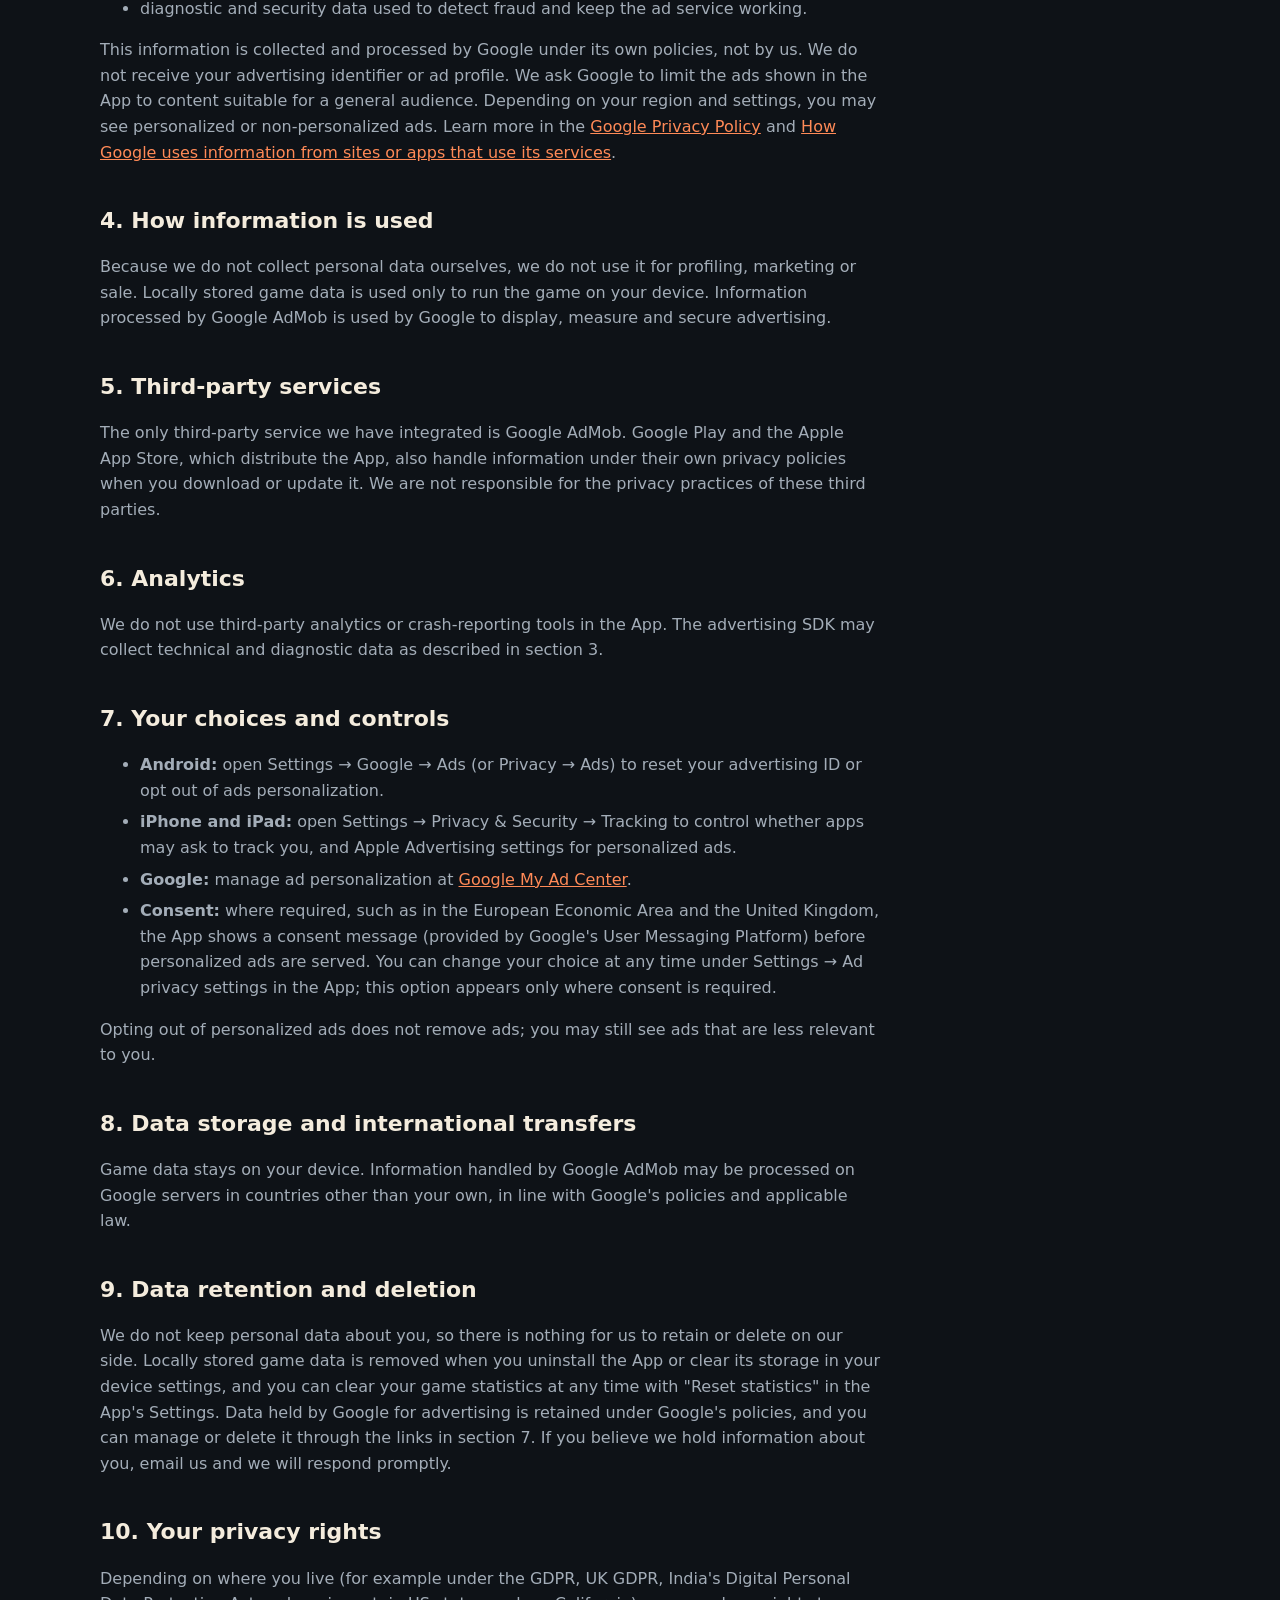
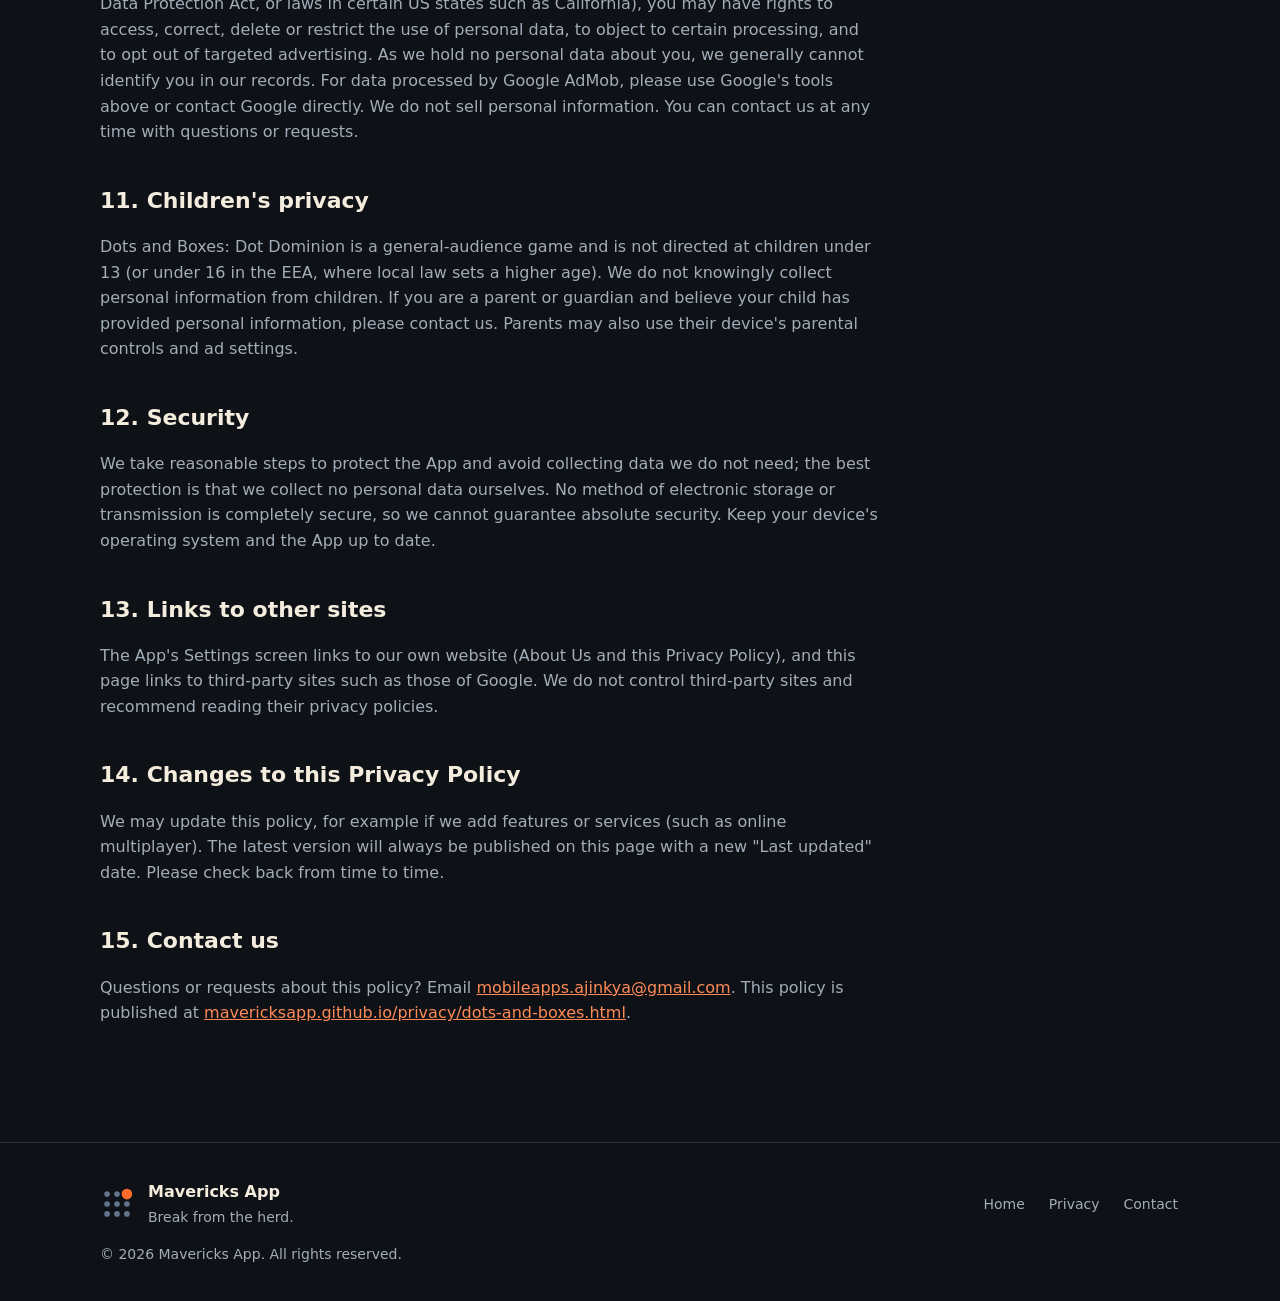
<file: privacy/dots-and-boxes.html>
<!DOCTYPE html>
<html lang="en">
<head>
  <meta charset="UTF-8">
  <meta name="viewport" content="width=device-width, initial-scale=1.0">
  <title>Dots and Boxes: Dot Dominion Privacy Policy | Mavericks App</title>
  <meta name="description" content="Privacy policy for Dots and Boxes: Dot Dominion, a classic strategy game by Mavericks App. No account required; ads are served by Google AdMob.">
  <link rel="canonical" href="https://mavericksapp.github.io/privacy/dots-and-boxes.html">
  <meta name="color-scheme" content="dark light">
  <meta name="theme-color" content="#0e1217">
  <meta property="og:type" content="website">
  <meta property="og:site_name" content="Mavericks App">
  <meta property="og:title" content="Dots and Boxes: Dot Dominion Privacy Policy | Mavericks App">
  <meta property="og:description" content="Privacy policy for Dots and Boxes: Dot Dominion, a classic strategy game by Mavericks App. No account required; ads are served by Google AdMob.">
  <meta property="og:url" content="https://mavericksapp.github.io/privacy/dots-and-boxes.html">
  <meta property="og:image" content="https://mavericksapp.github.io/assets/images/og-image.png">
  <meta name="twitter:card" content="summary_large_image">
  <link rel="icon" href="../assets/images/favicon.svg" type="image/svg+xml">
  <link rel="apple-touch-icon" href="../assets/images/apple-touch-icon.png">
  <script>try{if(localStorage.getItem("mavericks-theme")==="light")document.documentElement.setAttribute("data-theme","light")}catch(e){}</script>
  <link rel="stylesheet" href="../assets/css/style.css?v=20261008">
</head>
<body>
  <a class="skip-link" href="#main">Skip to content</a>
  <header class="site-header">
    <div class="container nav-wrap">
      <a class="brand" href="../index.html" aria-label="Mavericks App home"><svg class="mark" viewBox="0 0 48 48" width="30" height="30" aria-hidden="true" focusable="false"><g class="d"><circle cx="10" cy="10" r="4"/><circle cx="24" cy="10" r="4"/><circle cx="10" cy="24" r="4"/><circle cx="24" cy="24" r="4"/><circle cx="38" cy="24" r="4"/><circle cx="10" cy="38" r="4"/><circle cx="24" cy="38" r="4"/><circle cx="38" cy="38" r="4"/></g><circle class="o" cx="38" cy="10" r="7.5"/></svg><span>Mavericks</span></a>
      <nav class="nav" aria-label="Main navigation">
        <a href="../index.html#apps">Apps</a>
        <a href="../privacy.html" aria-current="page">Privacy</a>
        <a href="../contact.html">Contact</a>
        <button class="theme-button" id="themeToggle" type="button" aria-label="Switch to light mode">&#9728;&#xFE0E;</button>
      </nav>
    </div>
  </header>
  <main id="main" class="legal-page container">
    <a class="back-link" href="../privacy.html">← All privacy policies</a>
    <p class="eyebrow">APP PRIVACY POLICY</p>
    <h1>Dots and Boxes: Dot Dominion<br>Privacy Policy</h1>
    <p class="updated">Last updated: October 21, 2026</p>

    <div class="notice">
      <strong>Summary:</strong> Dots and Boxes: Dot Dominion is an entertainment game. It has no accounts, sign-up or login, and we do
    not collect your name, email or other personal details. The game can be played offline, and the computer opponent runs
    entirely on your device. The app shows ads through Google AdMob (which need an internet connection), and Google may
    collect certain device information to deliver and measure those ads, as described below.
    </div>

    <article class="legal-content">
      <h2>1. Introduction</h2>
        <p>This Privacy Policy explains how Mavericks App ("we", "us", "our") handles information in the mobile game
        Dots and Boxes: Dot Dominion (the "App"), distributed through Google Play and, where released, the Apple App Store. By using the App you
        acknowledge this policy. If you do not agree with it, please uninstall the App.</p>

        <h2>2. Information we collect</h2>
        <p>We do not require you to create an account, and we do not ask you to provide personal information. We operate
        no servers that receive your personal data from the App, so we do not collect, store or have access to your name,
        email address, phone number, location, contacts, photos, files or payment details. The App does not request
        access to your camera, microphone, contacts, photos or precise location.</p>
        <p>The App stores a small amount of data locally on your device so the game works as expected: your settings
        (sound effects, haptic feedback and light or dark theme), your game statistics (games played, won, lost and tied
        against the computer) and your last game setup (such as board size, number of players and difficulty level). This
        data stays on your device and is not sent to us. Games against the computer opponent and local multiplayer games
        on the same device are played entirely on your device.</p>

        <h2>3. Advertising and Google AdMob</h2>
        <p>The App is free and shows ads provided by Google AdMob, a third-party service: a banner ad on the home screen
        and full-screen ads between games, never during play. To serve and measure ads, the
        Google Mobile Ads SDK inside the App may automatically collect and use information such as:</p>
        <ul>
          <li>your device's advertising identifier (Android Advertising ID or Apple IDFA);</li>
          <li>IP address and the approximate location that can be derived from it;</li>
          <li>device and software details such as model, operating system, language and app version;</li>
          <li>ad interactions and in-app activity related to ads, such as views, taps and performance data;</li>
          <li>diagnostic and security data used to detect fraud and keep the ad service working.</li>
        </ul>
        <p>This information is collected and processed by Google under its own policies, not by us. We do not receive
        your advertising identifier or ad profile. We ask Google to limit the ads shown in the App to content suitable
        for a general audience. Depending on your region and settings, you may see personalized or
        non-personalized ads. Learn more in the
        <a href="https://policies.google.com/privacy" rel="noopener">Google Privacy Policy</a> and
        <a href="https://policies.google.com/technologies/partner-sites" rel="noopener">How Google uses information from sites or apps that use its services</a>.</p>

        <h2>4. How information is used</h2>
        <p>Because we do not collect personal data ourselves, we do not use it for profiling, marketing or sale. Locally
        stored game data is used only to run the game on your device. Information processed by Google AdMob is used by
        Google to display, measure and secure advertising.</p>

        <h2>5. Third-party services</h2>
        <p>The only third-party service we have integrated is Google AdMob. Google Play and the Apple App Store, which
        distribute the App, also handle information under their own privacy policies when you download or update it.
        We are not responsible for the privacy practices of these third parties.</p>

        <h2>6. Analytics</h2>
        <p>We do not use third-party analytics or crash-reporting tools in the App. The advertising SDK may collect
        technical and diagnostic data as described in section 3.</p>

        <h2>7. Your choices and controls</h2>
        <ul>
          <li><strong>Android:</strong> open Settings &rarr; Google &rarr; Ads (or Privacy &rarr; Ads) to reset your advertising ID or
          opt out of ads personalization.</li>
          <li><strong>iPhone and iPad:</strong> open Settings &rarr; Privacy &amp; Security &rarr; Tracking to control whether apps
          may ask to track you, and Apple Advertising settings for personalized ads.</li>
          <li><strong>Google:</strong> manage ad personalization at
          <a href="https://myadcenter.google.com/" rel="noopener">Google My Ad Center</a>.</li>
          <li><strong>Consent:</strong> where required, such as in the European Economic Area and the United Kingdom,
          the App shows a consent message (provided by Google's User Messaging Platform) before personalized ads are
          served. You can change your choice at any time under Settings &rarr; Ad privacy settings in the App; this
          option appears only where consent is required.</li>
        </ul>
        <p>Opting out of personalized ads does not remove ads; you may still see ads that are less relevant to you.</p>

        <h2>8. Data storage and international transfers</h2>
        <p>Game data stays on your device. Information handled by Google AdMob may be processed on Google servers in
        countries other than your own, in line with Google's policies and applicable law.</p>

        <h2>9. Data retention and deletion</h2>
        <p>We do not keep personal data about you, so there is nothing for us to retain or delete on our side. Locally
        stored game data is removed when you uninstall the App or clear its storage in your device settings, and you can
        clear your game statistics at any time with "Reset statistics" in the App's Settings. Data held
        by Google for advertising is retained under Google's policies, and you can manage or delete it through the
        links in section 7. If you believe we hold information about you, email us and we will respond promptly.</p>

        <h2>10. Your privacy rights</h2>
        <p>Depending on where you live (for example under the GDPR, UK GDPR, India's Digital Personal Data Protection Act,
        or laws in certain US states such as California), you may have rights to access, correct, delete or restrict the
        use of personal data, to object to certain processing, and to opt out of targeted advertising. As we hold no
        personal data about you, we generally cannot identify you in our records. For data processed by Google AdMob,
        please use Google's tools above or contact Google directly. We do not sell personal information. You can contact
        us at any time with questions or requests.</p>

        <h2>11. Children's privacy</h2>
        <p>Dots and Boxes: Dot Dominion is a general-audience game and is not directed at children under 13 (or under 16 in the EEA,
        where local law sets a higher age). We do not knowingly collect personal information from children. If you are a
        parent or guardian and believe your child has provided personal information, please contact us. Parents may also
        use their device's parental controls and ad settings.</p>

        <h2>12. Security</h2>
        <p>We take reasonable steps to protect the App and avoid collecting data we do not need; the best protection is
        that we collect no personal data ourselves. No method of electronic storage or transmission is completely
        secure, so we cannot guarantee absolute security. Keep your device's operating system and the App up to date.</p>

        <h2>13. Links to other sites</h2>
        <p>The App's Settings screen links to our own website (About Us and this Privacy Policy), and this page links to
        third-party sites such as those of Google. We do not control third-party sites and
        recommend reading their privacy policies.</p>

        <h2>14. Changes to this Privacy Policy</h2>
        <p>We may update this policy, for example if we add features or services (such as online multiplayer). The latest
        version will always be published on this page with a new "Last updated" date. Please check back from time to time.</p>

        <h2>15. Contact us</h2>
        <p>Questions or requests about this policy? Email
        <a href="mailto:mobileapps.ajinkya@gmail.com">mobileapps.ajinkya@gmail.com</a>.
        This policy is published at
        <a href="https://mavericksapp.github.io/privacy/dots-and-boxes.html">mavericksapp.github.io/privacy/dots-and-boxes.html</a>.</p>
    </article>
  </main>
  <footer class="footer">
    <div class="container footer-inner">
      <div class="footer-brand"><svg class="mark" viewBox="0 0 48 48" width="34" height="34" aria-hidden="true" focusable="false"><g class="d"><circle cx="10" cy="10" r="4"/><circle cx="24" cy="10" r="4"/><circle cx="10" cy="24" r="4"/><circle cx="24" cy="24" r="4"/><circle cx="38" cy="24" r="4"/><circle cx="10" cy="38" r="4"/><circle cx="24" cy="38" r="4"/><circle cx="38" cy="38" r="4"/></g><circle class="o" cx="38" cy="10" r="7.5"/></svg><div><strong>Mavericks App</strong><p>Break from the herd.</p></div></div>
      <div class="footer-links"><a href="../index.html">Home</a><a href="../privacy.html">Privacy</a><a href="../contact.html">Contact</a></div>
      <p class="copyright">&copy; <span id="year">2026</span> Mavericks App. All rights reserved.</p>
    </div>
  </footer>
  <script src="../assets/js/main.js?v=20261008"></script>
</body>
</html>
</file>
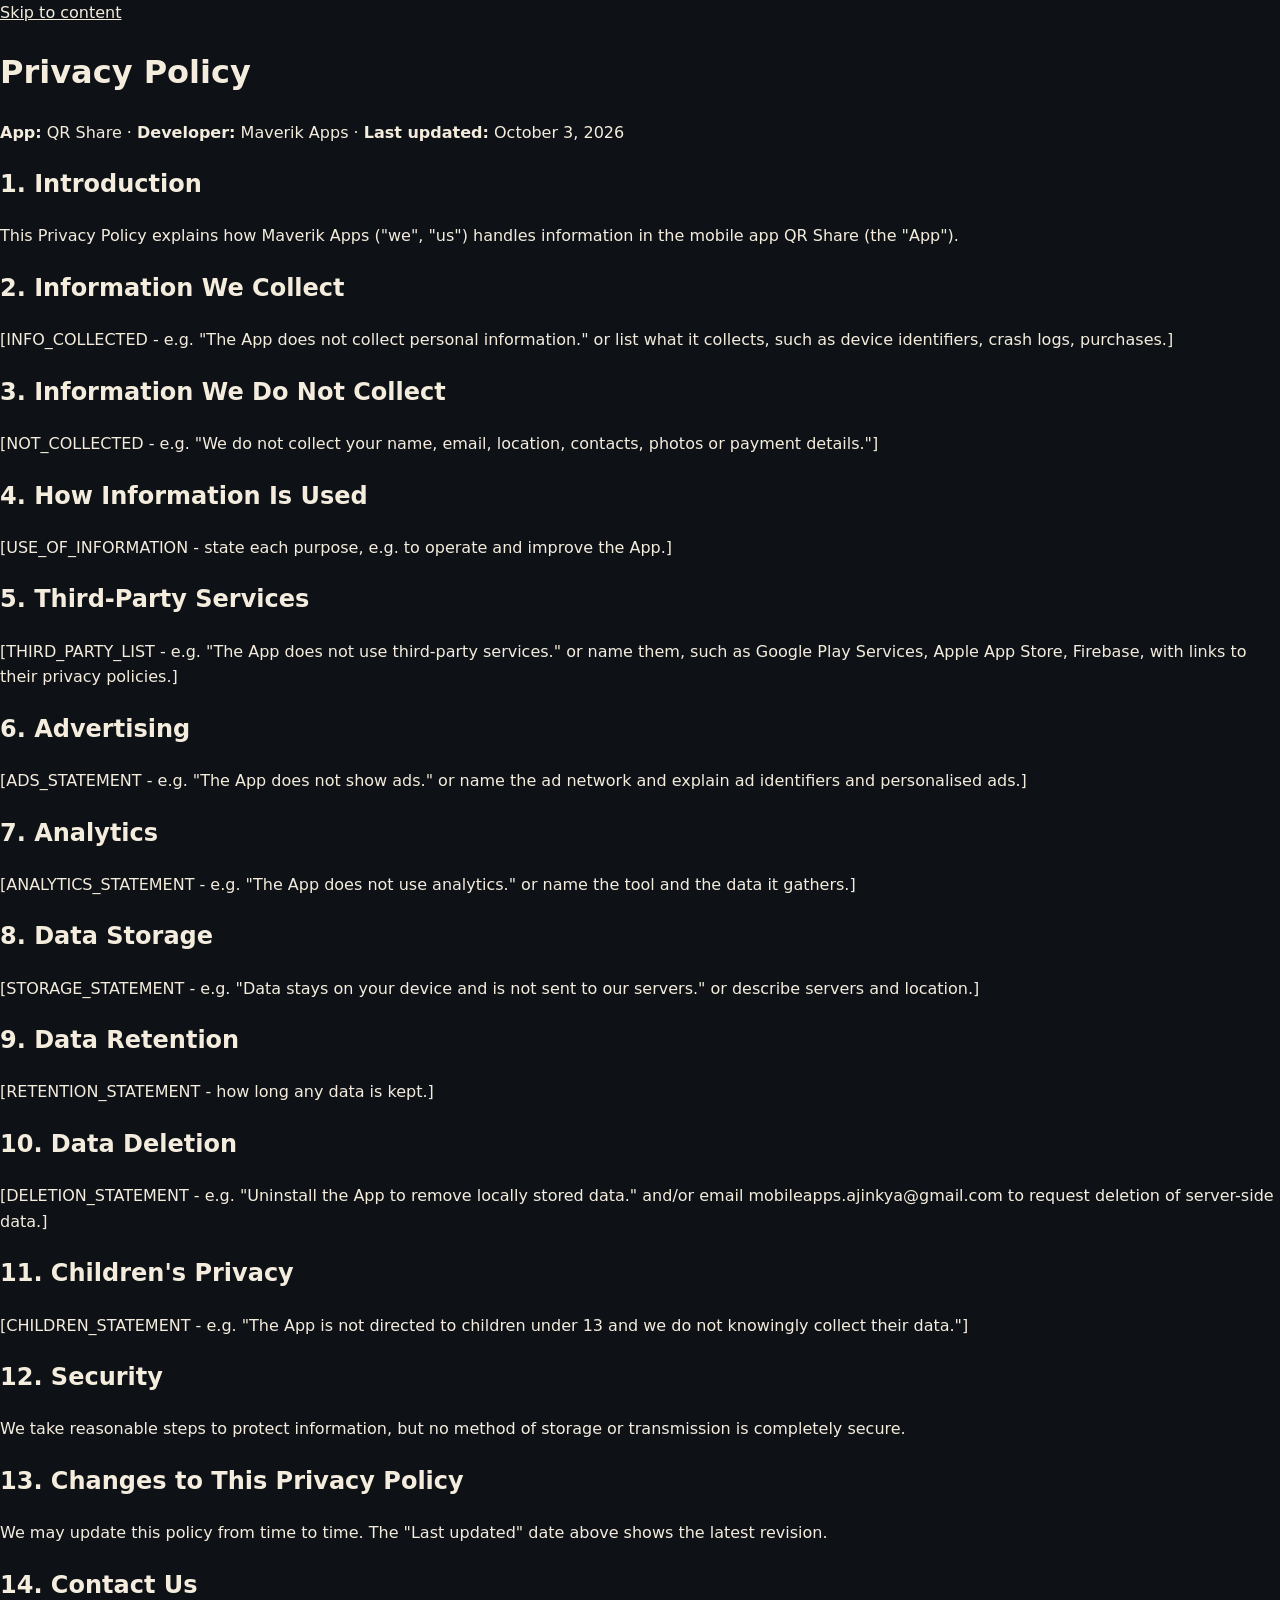
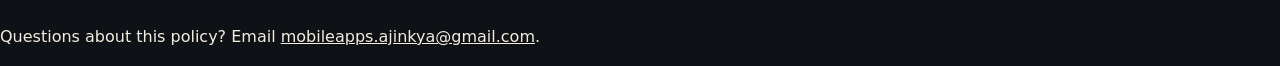
<file: privacy/qr-share.html>
<!DOCTYPE html>
<html lang="en">
<head>
<meta charset="utf-8">
<meta name="viewport" content="width=device-width, initial-scale=1">
<title>QR Share Privacy Policy - Maverik Apps</title>
<meta name="description" content="Privacy policy for QR Share by Maverik Apps.">
<meta name="keywords" content="mobile apps, Android apps, iOS apps, Flutter, Maverik Apps">
<meta property="og:type" content="website">
<meta property="og:title" content="QR Share Privacy Policy - Maverik Apps">
<meta property="og:description" content="Privacy policy for QR Share by Maverik Apps.">
<meta property="og:url" content="https://maverickapps.github.io/privacy/qr-share.html">
<meta property="og:image" content="https://maverickapps.github.io/assets/images/logo.png">
<link rel="icon" href="../assets/images/logo.png">
<link rel="stylesheet" href="../assets/css/style.css?v=20261008">
</head>
<body data-root="../" data-page="privacy">
<a class="skip" href="#main">Skip to content</a>
<header id="site-header"></header>
<main id="main" class="wrap narrow policy">
<h1>Privacy Policy</h1>
<p><strong>App:</strong> QR Share &middot; <strong>Developer:</strong> Maverik Apps &middot; <strong>Last updated:</strong> October 3, 2026</p>
<!-- HOW TO EDIT: replace every [BRACKETED] item below to match what the app REALLY does. Do not publish with brackets left in. -->
<h2>1. Introduction</h2>
<p>This Privacy Policy explains how Maverik Apps ("we", "us") handles information in the mobile app QR Share (the "App").</p>
<h2>2. Information We Collect</h2>
<p>[INFO_COLLECTED - e.g. "The App does not collect personal information." or list what it collects, such as device identifiers, crash logs, purchases.]</p>
<h2>3. Information We Do Not Collect</h2>
<p>[NOT_COLLECTED - e.g. "We do not collect your name, email, location, contacts, photos or payment details."]</p>
<h2>4. How Information Is Used</h2>
<p>[USE_OF_INFORMATION - state each purpose, e.g. to operate and improve the App.]</p>
<h2>5. Third-Party Services</h2>
<p>[THIRD_PARTY_LIST - e.g. "The App does not use third-party services." or name them, such as Google Play Services, Apple App Store, Firebase, with links to their privacy policies.]</p>
<h2>6. Advertising</h2>
<p>[ADS_STATEMENT - e.g. "The App does not show ads." or name the ad network and explain ad identifiers and personalised ads.]</p>
<h2>7. Analytics</h2>
<p>[ANALYTICS_STATEMENT - e.g. "The App does not use analytics." or name the tool and the data it gathers.]</p>
<h2>8. Data Storage</h2>
<p>[STORAGE_STATEMENT - e.g. "Data stays on your device and is not sent to our servers." or describe servers and location.]</p>
<h2>9. Data Retention</h2>
<p>[RETENTION_STATEMENT - how long any data is kept.]</p>
<h2>10. Data Deletion</h2>
<p>[DELETION_STATEMENT - e.g. "Uninstall the App to remove locally stored data." and/or email mobileapps.ajinkya@gmail.com to request deletion of server-side data.]</p>
<h2>11. Children's Privacy</h2>
<p>[CHILDREN_STATEMENT - e.g. "The App is not directed to children under 13 and we do not knowingly collect their data."]</p>
<h2>12. Security</h2>
<p>We take reasonable steps to protect information, but no method of storage or transmission is completely secure.</p>
<h2>13. Changes to This Privacy Policy</h2>
<p>We may update this policy from time to time. The "Last updated" date above shows the latest revision.</p>
<h2>14. Contact Us</h2>
<p>Questions about this policy? Email <a href="mailto:mobileapps.ajinkya@gmail.com">mobileapps.ajinkya@gmail.com</a>.</p>
</main>
<footer id="site-footer"></footer>
<script src="../assets/js/apps-data.js"></script>
<script src="../assets/js/main.js?v=20261008"></script>
</body>
</html>
</file>
<file: assets/css/style.css>
:root{--bg:#0e1217;--surface:#151b23;--soft:#111820;--text:#f4ecdd;--muted:#a3adb8;--border:#263241;--accent:#ff8a57;--fill:#ff6b2c;--on-fill:#0e1217;--dot:#64748b;--gold:#d9a441;--header:rgba(14,18,23,.88);--r:18px;color-scheme:dark}
[data-theme="light"]{--bg:#f4ecdd;--surface:#fbf6ec;--soft:#ece2cd;--text:#0f1419;--muted:#4a5563;--border:#d9ccb2;--accent:#b93c0a;--fill:#c2410c;--on-fill:#fff;--dot:#475569;--header:rgba(244,236,221,.92);color-scheme:light}
*{box-sizing:border-box}
html{scroll-behavior:smooth}
body{margin:0;background:var(--bg);color:var(--text);font-family:Inter,ui-sans-serif,system-ui,-apple-system,"Segoe UI",sans-serif;line-height:1.6}
a{color:inherit}
.container{width:min(1080px,calc(100% - 40px));margin:0 auto}
.sr-only{position:absolute;width:1px;height:1px;margin:-1px;padding:0;overflow:hidden;clip:rect(0 0 0 0);white-space:nowrap;border:0}
.skip-link{position:absolute;left:12px;top:-60px;z-index:100;padding:10px 16px;border-radius:10px;background:var(--text);color:var(--bg);font-weight:700;text-decoration:none}
.skip-link:focus{top:12px}
:focus-visible{outline:3px solid var(--accent);outline-offset:3px;border-radius:6px}
.mark{overflow:visible}
.mark .d{fill:var(--dot)}
.mark .o{fill:var(--fill)}
.site-header{position:sticky;top:0;z-index:10;background:var(--header);border-bottom:1px solid var(--border);-webkit-backdrop-filter:blur(14px);backdrop-filter:blur(14px)}
.nav-wrap{min-height:70px;display:flex;align-items:center;justify-content:space-between;gap:20px}
.brand{display:inline-flex;align-items:center;gap:10px;text-decoration:none;font-weight:700;font-size:19px;letter-spacing:-.01em}
.nav{display:flex;align-items:center;gap:20px}
.nav a{text-decoration:none;color:var(--muted);font-size:14px;font-weight:600;padding:10px 4px}
.nav a:hover,.nav a[aria-current="page"]{color:var(--text)}
.theme-button{width:44px;height:44px;border:1px solid var(--border);background:var(--surface);color:var(--text);border-radius:50%;cursor:pointer;font-size:17px}
.theme-button:hover{border-color:var(--accent)}
.hero{position:relative;min-height:600px;display:grid;grid-template-columns:1.1fr .9fr;align-items:center;gap:40px;padding-top:70px;padding-bottom:80px}
.hero::before{content:"";position:absolute;inset:0 -50vw;z-index:-1;background:url(../images/pattern.svg) right center/cover no-repeat;opacity:.5;-webkit-mask-image:linear-gradient(90deg,transparent 5%,#000 60%);mask-image:linear-gradient(90deg,transparent 5%,#000 60%)}
.eyebrow{margin:0 0 14px;color:var(--muted);font-size:12px;font-weight:800;letter-spacing:.16em}
.hero h1{max-width:720px;margin:0;font-size:clamp(46px,7vw,80px);line-height:1;letter-spacing:-.05em}
.hero-text{max-width:560px;margin:26px 0 0;color:var(--muted);font-size:18px}
.hero-actions{display:flex;flex-wrap:wrap;gap:12px;margin-top:32px}
.hero-art{display:grid;place-items:center}
.mark.big{width:min(300px,100%);height:auto}
.button{display:inline-flex;align-items:center;justify-content:center;min-height:48px;padding:0 22px;border-radius:12px;text-decoration:none;font-weight:700;font-size:15px;border:1px solid var(--border);transition:transform .2s ease}
.button:hover{transform:translateY(-2px)}
.button.primary{background:var(--fill);color:var(--on-fill);border-color:var(--fill)}
.button.secondary{background:transparent;color:var(--text);border-color:var(--muted)}
.section{padding:90px 0}
.section-heading{max-width:680px;margin-bottom:32px}
.section-heading h2,.contact-strip h2{margin:0;font-size:clamp(30px,5vw,48px);line-height:1.05;letter-spacing:-.04em}
.section-heading p:last-child{color:var(--muted);margin-top:14px}
.app-grid{display:grid;grid-template-columns:repeat(auto-fit,minmax(260px,1fr));gap:18px}
.app-card{padding:28px;border:1px solid var(--border);border-radius:var(--r);background:var(--surface)}
.app-card h3{margin:18px 0 6px;font-size:22px}
.app-card p{margin:0 0 14px;color:var(--muted)}
.app-card:not(.app-soon){display:flex;flex-direction:column;align-items:flex-start}
.app-card:not(.app-soon) .store-links{width:100%;margin-top:auto}
.store-links{display:flex;flex-wrap:wrap;gap:10px;margin:4px 0 18px}
.store-btn{flex:1 1 140px;display:flex;align-items:center;gap:10px;min-height:52px;padding:8px 16px;border:1px solid var(--muted);border-radius:12px;background:var(--soft);color:var(--text);text-decoration:none;line-height:1.25}
.store-btn>span{display:flex;flex-direction:column;font-size:15px;font-weight:700}
.store-btn small{font-size:11px;font-weight:500;color:var(--muted)}
.store-btn svg{flex:none;color:var(--accent)}
.store-btn[aria-disabled="true"]{cursor:not-allowed;opacity:.9}
a.store-btn:hover{border-color:var(--accent)}
.app-soon{border-style:dashed;background:transparent}
.app-icon{width:56px;height:56px;display:grid;place-items:center;border-radius:16px;background:var(--soft);color:var(--muted);font-size:26px;border:1px solid var(--border)}
.app-icon img{width:100%;height:100%;display:block;border-radius:inherit;object-fit:cover}
.text-link{color:var(--accent);font-weight:700;text-decoration:none}
.text-link:hover{text-decoration:underline}
.soft-section{background:var(--soft);border-block:1px solid var(--border)}
.feature-grid{display:grid;grid-template-columns:repeat(3,1fr);gap:18px}
.feature{padding:28px;border-left:3px solid var(--gold)}
.feature h3{margin:0 0 8px}
.feature p{margin:0;color:var(--muted)}
.contact-strip{padding:80px 0}
.contact-strip-inner{display:flex;align-items:center;justify-content:space-between;gap:30px}
.footer{border-top:1px solid var(--border)}
.footer-inner{display:grid;grid-template-columns:1fr auto;align-items:center;gap:12px 30px;padding:36px 0}
.footer-brand{display:flex;align-items:center;gap:14px}
.footer p{margin:2px 0 0;color:var(--muted);font-size:14px}
.footer-links{display:flex;gap:20px}
.footer-links a{color:var(--muted);text-decoration:none;font-size:14px;padding:8px 2px}
.footer-links a:hover{color:var(--text)}
.copyright{grid-column:1/-1}
.legal-page,.contact-page{padding-top:80px;padding-bottom:100px}
.back-link{display:inline-block;margin-bottom:44px;color:var(--muted);text-decoration:none;font-size:14px}
.back-link:hover{color:var(--text)}
.legal-page h1,.contact-page h1{margin:0;font-size:clamp(40px,7vw,68px);line-height:1;letter-spacing:-.05em}
.updated{color:var(--muted);margin-top:12px}
.notice{margin:36px 0;padding:18px 20px;border-left:4px solid var(--gold);background:var(--soft);border-radius:8px;max-width:780px}
.legal-content{max-width:780px;margin-top:44px}
.legal-content h2{margin:38px 0 10px;font-size:22px}
.legal-content p,.legal-content li{color:var(--muted)}
.legal-content li{margin-bottom:6px}
.legal-content a{color:var(--accent)}
.contact-hero{max-width:760px}
.contact-hero>p:not(.eyebrow){margin-top:24px;color:var(--muted);font-size:18px}
.email-card{display:flex;align-items:center;gap:16px;margin-top:34px;padding:22px;max-width:650px;border:1px solid var(--border);border-radius:var(--r);background:var(--surface);text-decoration:none;transition:border-color .2s,transform .2s}
.email-card:hover{border-color:var(--accent);transform:translateY(-2px)}
.email-icon{width:48px;height:48px;flex:none;display:grid;place-items:center;border-radius:14px;background:var(--soft);color:var(--muted)}
.email-card>span:nth-child(2){min-width:0}
.email-card small{display:block;color:var(--muted)}
.email-card strong{display:block;margin-top:2px;overflow-wrap:anywhere}
.arrow{margin-left:auto;color:var(--muted);font-size:22px}
.contact-info-grid{display:grid;grid-template-columns:repeat(2,1fr);gap:20px;margin-top:70px}
.contact-info-grid>div{padding:28px;border:1px solid var(--border);border-radius:var(--r);background:var(--surface)}
.contact-info-grid h2{margin-top:0}
.contact-info-grid p{color:var(--muted);margin-bottom:0}
@media (max-width:800px){
  .hero{grid-template-columns:1fr;min-height:auto;padding-top:56px}
  .hero-art{display:none}
  .feature-grid,.contact-info-grid{grid-template-columns:1fr}
  .contact-strip-inner{align-items:flex-start;flex-direction:column}
}
@media (max-width:560px){
  .container{width:min(100% - 28px,1080px)}
  .nav{gap:6px}.nav a{font-size:13px}
  .brand{font-size:17px}
  .footer-inner{grid-template-columns:1fr}
  .copyright{grid-column:auto}
}
@media (max-width:380px){.nav a:first-child{display:none}.email-card{padding:16px;gap:12px}}
@media (prefers-reduced-motion:reduce){html{scroll-behavior:auto}.button,.email-card{transition:none}.button:hover,.email-card:hover{transform:none}}

/* ---------- Motion (minimal) ---------- */
@keyframes fade-up{from{opacity:0;transform:translateY(16px)}to{opacity:1;transform:none}}
@keyframes dot-in{from{opacity:0;transform:scale(.4)}to{opacity:1;transform:none}}
@keyframes drift{from{transform:translate(0,0)}to{transform:translate(5px,-5px)}}
@keyframes pattern-in{from{opacity:0}to{opacity:.5}}

/* Hero: staggered entrance, pattern fade, logo dots appear then the orange dot drifts away */
.hero-copy>*{animation:fade-up .7s cubic-bezier(.2,.7,.2,1) both}
.hero-copy>:nth-child(2){animation-delay:.08s}
.hero-copy>:nth-child(3){animation-delay:.16s}
.hero-copy>:nth-child(4){animation-delay:.24s}
.hero::before{animation:pattern-in 1.4s ease .2s both}
.hero::before{transform:translate3d(var(--tx,0px),var(--ty,0px),0);will-change:transform}
.hero::before{-webkit-mask-image:linear-gradient(180deg,transparent 0,#000 24%,#000 76%,transparent 100%),linear-gradient(90deg,transparent 5%,#000 60%);-webkit-mask-composite:source-in;mask-image:linear-gradient(180deg,transparent 0,#000 24%,#000 76%,transparent 100%),linear-gradient(90deg,transparent 5%,#000 60%);mask-composite:intersect}
.mark .o{transform-box:fill-box;transform-origin:center;transition:transform .3s ease}
.mark.big .d circle{transform-box:fill-box;transform-origin:center;animation:dot-in .5s ease both}
.mark.big .d circle:nth-child(1){animation-delay:.10s}.mark.big .d circle:nth-child(2){animation-delay:.18s}
.mark.big .d circle:nth-child(3){animation-delay:.26s}.mark.big .d circle:nth-child(4){animation-delay:.34s}
.mark.big .d circle:nth-child(5){animation-delay:.42s}.mark.big .d circle:nth-child(6){animation-delay:.50s}
.mark.big .d circle:nth-child(7){animation-delay:.58s}.mark.big .d circle:nth-child(8){animation-delay:.66s}
.mark.big .o{animation:dot-in .6s ease .9s both,drift 3.6s ease-in-out 1.6s infinite alternate}
.brand:hover .mark .o{transform:translate(2px,-2px)}

/* Scroll reveal (classes added by JS, so content is always visible without JS) */
.reveal{opacity:0;translate:0 18px;transition:opacity .6s ease,translate .6s cubic-bezier(.2,.7,.2,1);transition-delay:var(--d,0s)}
.reveal.in{opacity:1;translate:0 0}

/* Header, nav, buttons, cards */
.site-header{transition:box-shadow .3s ease}
.site-header.scrolled{box-shadow:0 8px 30px rgba(0,0,0,.18)}
.nav a:not(.theme-button){position:relative}
.nav a::after{content:"";position:absolute;left:4px;right:4px;bottom:5px;height:2px;background:currentColor;transform:scaleX(0);transform-origin:left;transition:transform .25s ease}
.nav a:hover::after,.nav a[aria-current="page"]::after{transform:scaleX(1)}
.button:active{transform:scale(.98)}
.app-card,.feature,.contact-info-grid>div{transition:transform .25s ease,border-color .25s ease,opacity .6s ease,translate .6s cubic-bezier(.2,.7,.2,1)}
.app-card:not(.app-soon):hover{transform:translateY(-4px);border-color:var(--accent)}
.text-link{display:inline-block;transition:transform .2s ease}
.text-link:hover{transform:translateX(3px);text-decoration:none}
.theme-button{transition:transform .3s ease,border-color .2s}
.theme-button:hover{transform:rotate(20deg)}
html.theme-anim *{transition:background-color .35s ease,color .35s ease,border-color .35s ease!important}

@media (prefers-reduced-motion:reduce){
  *,*::before{animation:none!important}
  .reveal{opacity:1;translate:none;transition:none}
  .app-card,.feature,.text-link,.theme-button,.nav a::after,.site-header,.mark .o{transition:none}
  .app-card:hover,.text-link:hover,.theme-button:hover{transform:none}
  .hero::before{opacity:.5}
}
</file>
